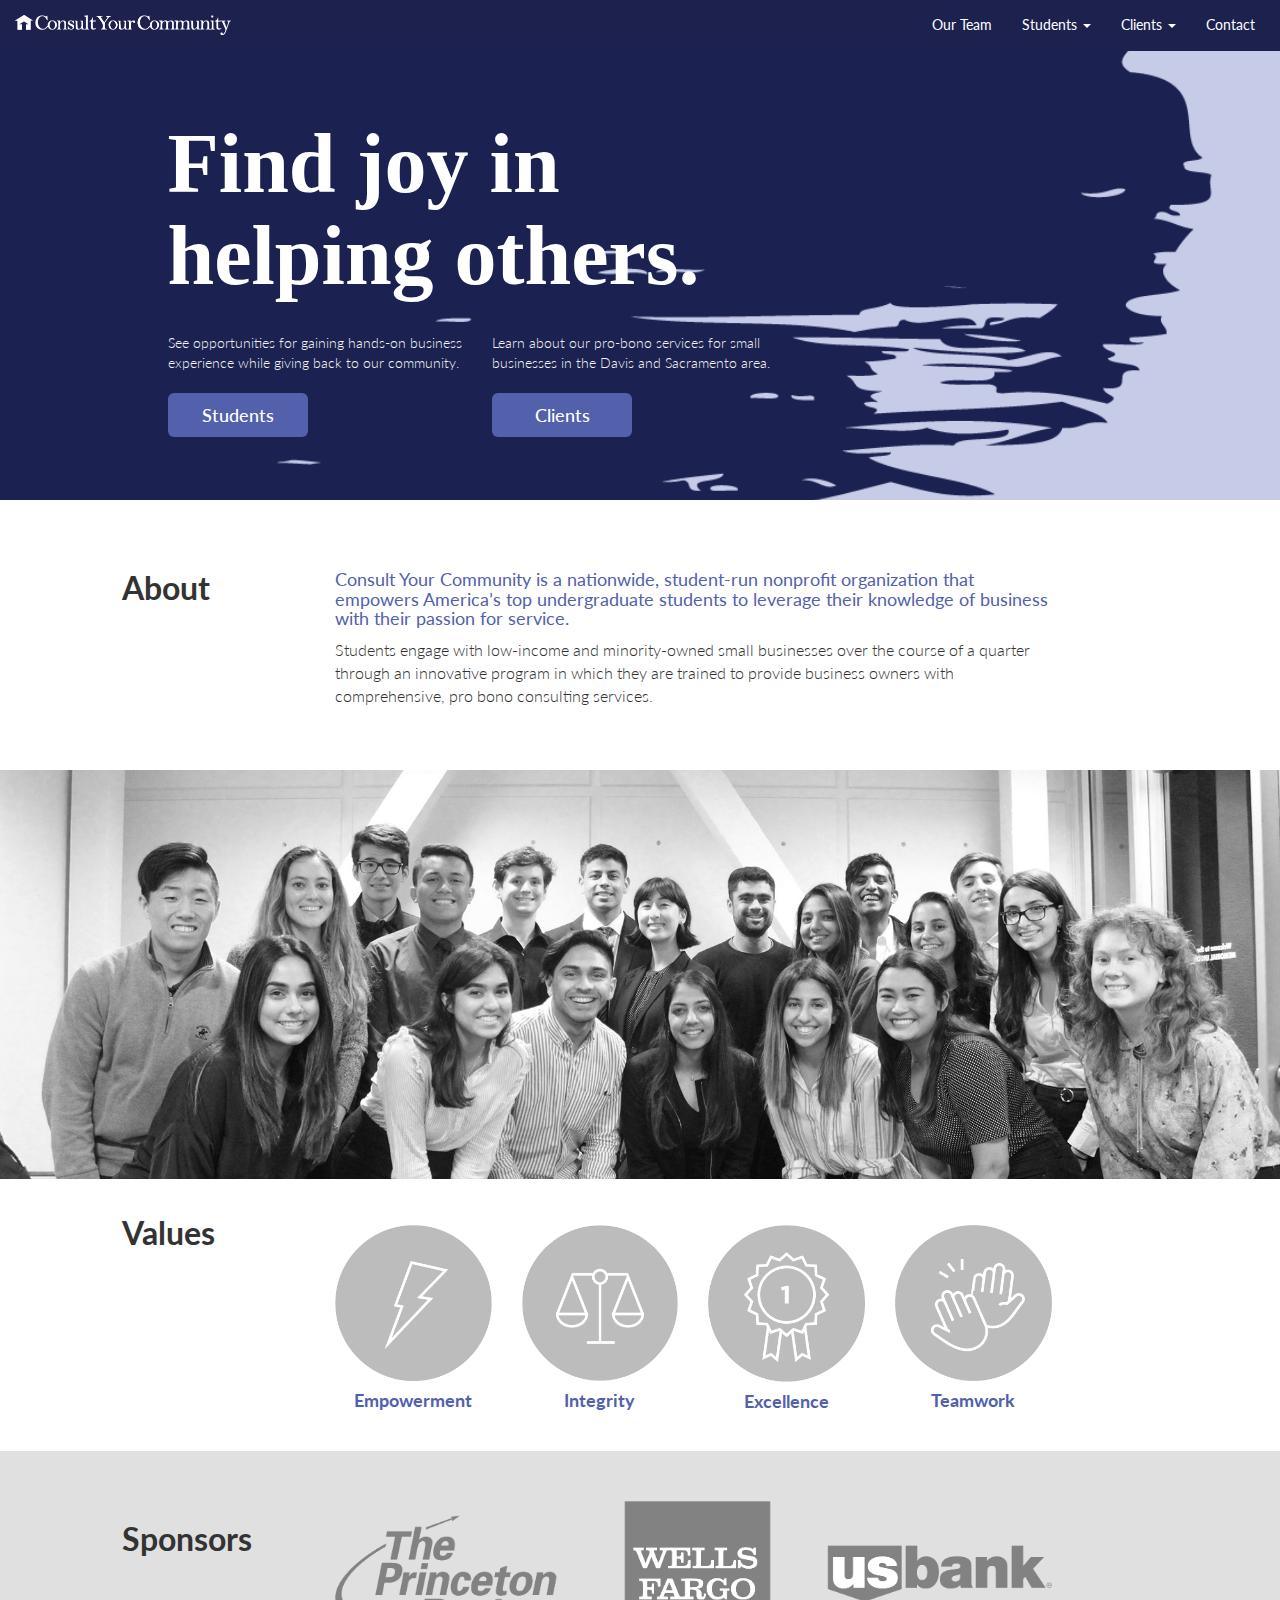
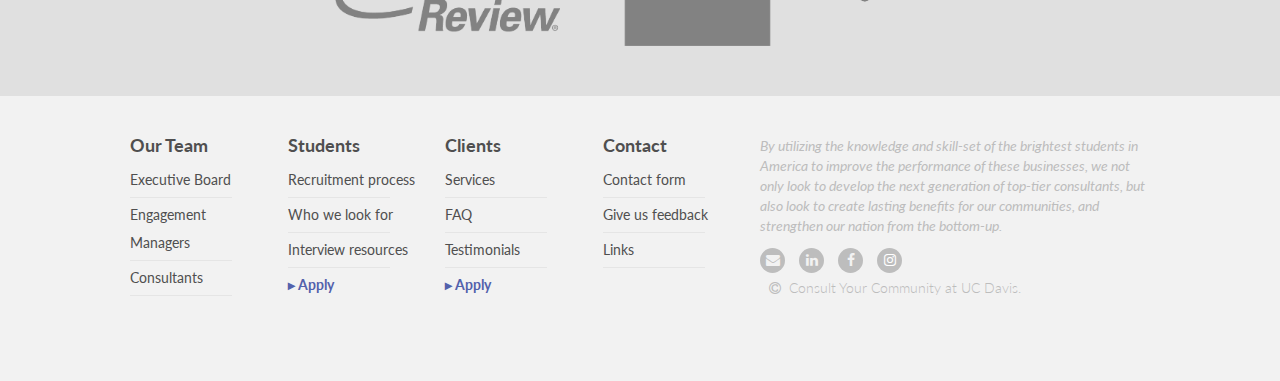
<file: index.html>
<!DOCTYPE html>
<html lang="en">

  <head>
    <meta charset="utf-8">
    <meta http-equiv="X-UA-Compatible" content="IE=edge">
    <meta name="viewport" content="width=device-width, initial-scale=1">
    <!-- The above 3 meta tags *must* come first in the head; any other head content must come *after* these tags -->

    <title>Consult Your Community - Davis</title>

    <!-- Bootstrap -->
    <link href="css/bootstrap.min.css" rel="stylesheet">
    <!-- Fonts -->
    <link href="https://fonts.googleapis.com/css?family=Lato:300,300i,400,400i,700,700i" rel="stylesheet">
    <!-- FontAwesome library -->
    <link rel="stylesheet" href="https://cdnjs.cloudflare.com/ajax/libs/font-awesome/4.7.0/css/font-awesome.min.css">
    <!-- Custom stylesheet -->
    <link href="css/style.css" rel="stylesheet">
    <link rel="shortcut icon" href="/favicon.ico" type="image/x-icon" />
<link rel="icon" href="/favicon.ico" type="image/x-icon" />
  </head>

  <body>
    <!--
      -
      - Navigation Bar
      -
      -->
    <nav class="navbar navbar-default navbar-custom navbar-fixed-top">
      <div class="container-fluid">
        <div class="navbar-header">
          <button type="button" class="navbar-toggle collapsed" data-toggle="collapse" data-target="#bs-example-navbar-collapse-1" aria-expanded="false">
        <span class="sr-only">Toggle navigation</span>
        <span class="icon-bar"></span>
        <span class="icon-bar"></span>
        <span class="icon-bar"></span>
      </button>
          <a class="navbar-brand" href="#">
            <img src="assets/CYC_Logo.gif" alt="Consult Your Community logo" class="img-responsive">
          </a>
        </div>
        <div class="collapse navbar-collapse" id="bs-example-navbar-collapse-1">
          <ul class="nav navbar-nav navbar-right">
            <li class="navli-custom"><a href="team/team.html">Our Team</a></li>
            <!-- Students Dropdown -->
            <li class="dropdown navli-custom">
              <a href="students/students.html" class="dropdown-toggle" data-toggle="dropdown" role="button" aria-haspopup="true" aria-expanded="false">Students <span class="caret"></span></a>
              <ul class="dropdown-menu">
                <li><a href="students/students.html">About</a></li>
                <li><a href="students/apply/students-apply.html">Consultant Application</a></li>
              </ul>
            </li>
        <!-- END dropdown -->
        <!-- Students Dropdown -->
        <li class="dropdown navli-custom">
          <a href="clients/clients.html" class="dropdown-toggle" data-toggle="dropdown" role="button" aria-haspopup="true" aria-expanded="false">Clients <span class="caret"></span></a>
          <ul class="dropdown-menu">
            <li><a href="clients/clients.html">About</a></li>
            <li><a href="clients/apply/clients-apply.html">Client Application</a></li>
          </ul>
        </li>
    <!-- END dropdown -->
            <li class="navli-custom"><a href="contact/contact.html">Contact</a></li>
          </ul>

        </div>
      </div>
    </nav>
    <!-- END Navigation Bar -->

    <!--
       -
       - Header
       -
      -->
    <div class="jumbotron">
      <div class="container">
        <div class="row">
          <div class="col-sm-10 col-sm-offset-1">
            <h1>Find joy in <br />helping others.</h1><br/>
            <div class="row">
              <div class="col-sm-4">
                <p>See opportunities for gaining hands-on business experience while giving back to our community.<br /><br />
                  <a class="btn btn-primary btn-lg" href="students/students.html" role="button">Students</a></p>
              </div>
              <div class="col-sm-4">
                <p>Learn about our pro-bono services for small businesses in the Davis and Sacramento area.<br /><br />
                  <a class="btn btn-outline btn-lg" href="clients/clients.html" role="button">Clients</a></p>
              </div>
            </div>
          </div>
        </div>
      </div>
    </div>

    <div class="container-fluid">


      <!--
         -
         - About
         -
        -->

      <div class="row" id="about">

        <!-- About side -->
        <div class="col-sm-2 col-sm-offset-1">
          <h1>About</h1>
        </div>

        <!-- About content -->
        <div class="col-sm-7">
          <h2>Consult Your Community is a nationwide, student-run nonprofit organization that empowers America’s top undergraduate students to leverage their knowledge of business with their passion for service. </h2>
          <p>
            Students engage with low-income and minority-owned small businesses over the course of a quarter through an innovative program in which they are trained to provide business owners with comprehensive, pro bono consulting services.
          </p>
        </div>
      </div>

      <!--
         -
         - Team Pic
         -
        -->
        <div class="whitespace"></div><div class="whitespace"></div>
        <div class="row">
            <img src="assets/headers/group-pic.jpg" class="img-responsive"/>
          </div>
          <div class="whitespace"></div>

      <!--
         -
         - Values
         -
        -->
      <div class="row">

        <!-- Values side -->
        <div class="col-sm-2 col-sm-offset-1">
          <h1>Values</h1>
        </div>

        <!-- Values content -->
        <div class="col-sm-7">
          <div class="row" id="values">
            <div class="col-sm-3">
              <img class="img-responsive" src="assets/values/empowerment.png" alt="Icon of a lightning bolt"/ >
              <h4>Empowerment<h4>
            </div>
            <div class="col-sm-3">
              <img class="img-responsive" src="assets/values/integrity.png" alt="Icon of a balanced scale"/ >
              <h4>Integrity</h4>
            </div>
            <div class="col-sm-3">
              <img class="img-responsive" src="assets/values/excellence.png" alt="Icon of a blue ribbon"/ >
              <h4>Excellence</h4>
            </div>
            <div class="col-sm-3">
              <img class="img-responsive" src="assets/values/teamwork.png" alt="Icon of two hands high fiving"/ >
              <h4>Teamwork</h4>
            </div>
          </div>
        </div>
      </div>

      <!--
         -
         - Sponsors
         -
        -->
      <div class="row last-row" id="sponsors">

        <!-- Sponsors side -->
        <div class="col-sm-2 col-sm-offset-1">
          <h1>Sponsors</h1>
        </div>

        <!-- Sponsors content -->
        <div class="col-sm-7">
          <img class="img-responsive" src="./assets/sponsors/sponsors.png" alt="Princeton Review, Wells Fargo, and US Bank"/>
        </div>
      </div>

    </div>


    <!-- Footer -->
    <footer>
      <div class="container-fluid">
        <div class="row">
          <div class="col-xs-12 col-sm-10 col-sm-offset-1 col-md-6">

            <!-- Site map -->
            <div class="row site-map">
              <div class="col-xs-6 col-sm-3">
                <h5>Our Team</h5>
                <ul>
                  <li><a href="team/team.html#exec">Executive Board</a></li>
                    <li class="divider"></li>
                  <li><a href="#engagement">Engagement Managers</a></li>
                  <li class="divider"></li>
                  <li><a href="#consultants">Consultants</a></li>
                  <li class="divider"></li>
                </ul>
              </div>
              <div class="col-xs-6 col-sm-3">
                <h5>Students</h5>
                <ul>
                  <li><a href="students/students.html#recruitment">Recruitment process</a></li>
                  <li class="divider"></li>
                  <li><a href="students/students.html#who">Who we look for</a></li>
                  <li class="divider"></li>
                  <li><a href="students/students.html#interview">Interview resources</a></li>
                  <li class="divider"></li>
                  <li><a href="students/apply/students-apply.html" class="cta-link">&#9656; Apply</a></li>
                </ul>
              </div>
              <div class="whitespace visible-xs-block col-xs-12">
              </div>
              <div class="col-xs-6 col-sm-3">
                <h5>Clients</h5>
                <ul>
                  <li><a href="clients/clients.html#services">Services</a></li>
                  <li class="divider"></li>
                  <li><a href="clients/clients.html#faq">FAQ</a></li>
                  <li class="divider"></li>
                  <li><a href="clients/clients.html#testimonials">Testimonials</a></li>
                  <li class="divider"></li>
                  <li><a href="clients/apply/clients-apply.html" class="cta-link">&#9656; Apply</a></li>
                </ul>
              </div>
              <div class="col-xs-6 col-sm-3">
                <h5>Contact</h5>
                <ul>
                  <li><a href="contact/contact.html#contact-form">Contact form</a></li>
                  <li class="divider"></li>
                  <li><a href="contact/contact.html#feedback">Give us feedback</a></li>
                  <li class="divider"></li>
                  <li><a href="contact/contact.html#links">Links</a></li>
                  <li class="divider"></li>
                </ul>
              </div>
            </div>
            <!-- end nested row -->
          </div>
          <!-- col-sm-6 offset 1 -->

          <div class="col-xs-12 col-sm-10 col-sm-offset-1 col-md-offset-0 col-md-4">
            <div class="whitespace visible-xs-block col-xs-12"></div>
            <!-- Mission statement -->
            <br class="visible-xs visible-sm"/>
            <p>By utilizing the knowledge and skill-set of the brightest students in America to improve the performance of these businesses, we not only look to develop the next generation of top-tier consultants, but also look to create lasting benefits
              for our communities, and strengthen our nation from the bottom-up.
            </p>

            <!-- Social media links -->
            <div class="hidden-xs">
              <ul class="nav-stacked-custom">
                <li><a href="mailto:davis@consultyourcommunity.org" class="fa fa-envelope"></a></li>
                <li><a href="https://www.linkedin.com/company/28784634/" class="fa fa-linkedin"></a></li>
                <li><a href="https://www.facebook.com/cycatucd/" class="fa fa-facebook"></a></li>
                <li><a href="https://www.instagram.com/cycdavis/" class="fa fa-instagram" style="color:white"></a></li>
                <li class="footer-copyright"><i class="fa fa-copyright fa-copyright-custom"></i>Consult Your Community at UC Davis.</li>
              </ul>
            </div>
            <!-- hidden-xs -->
            <div class="whitespace"></div>
            <!-- Social media links - mobile -->
            <div class="visible-xs-block col-xs-6 col-xs-offset-3 centered-footer">
              <ul class="nav-stacked-custom">
                <li><a href="mailto:davis@consultyourcommunity.org" class="fa fa-envelope"></a></li>
                <li><a href="https://www.linkedin.com/company/28784634/" class="fa fa-linkedin"></a></li>
                <li><a href="https://www.facebook.com/cycatucd/" class="fa fa-facebook"></a></li>
                <li><a href="https://www.instagram.com/cycdavis/" class="fa fa-instagram" style="color:white"></a></li>
              </ul>
            </div>
            <div class="whitespace"></div>
            <div class="whitespace"></div>
            <div class="visible-xs-block col-xs-10 col-xs-offset-1 centered-footer">
              <ul>
                <li class="footer-copyright"><i class="fa fa-copyright fa-copyright-custom"></i>Consult Your Community at UC Davis.</li>
              </ul>
            </div>
            <!-- END center-block visible-xs-block -->
          </div>
          <!-- col-sm-4 -->
        </div>
        <!-- row -->
      </div>
      <!-- container-fluid -->
    </footer>
    <!-- END Footer -->

    <!-- jQuery (necessary for Bootstrap's JavaScript plugins) -->
    <script src="https://ajax.googleapis.com/ajax/libs/jquery/1.12.4/jquery.min.js"></script>
    <!-- Include all compiled plugins (below), or include individual files as needed -->
    <script src="js/bootstrap.min.js"></script>
  </body>

</html>
</file>
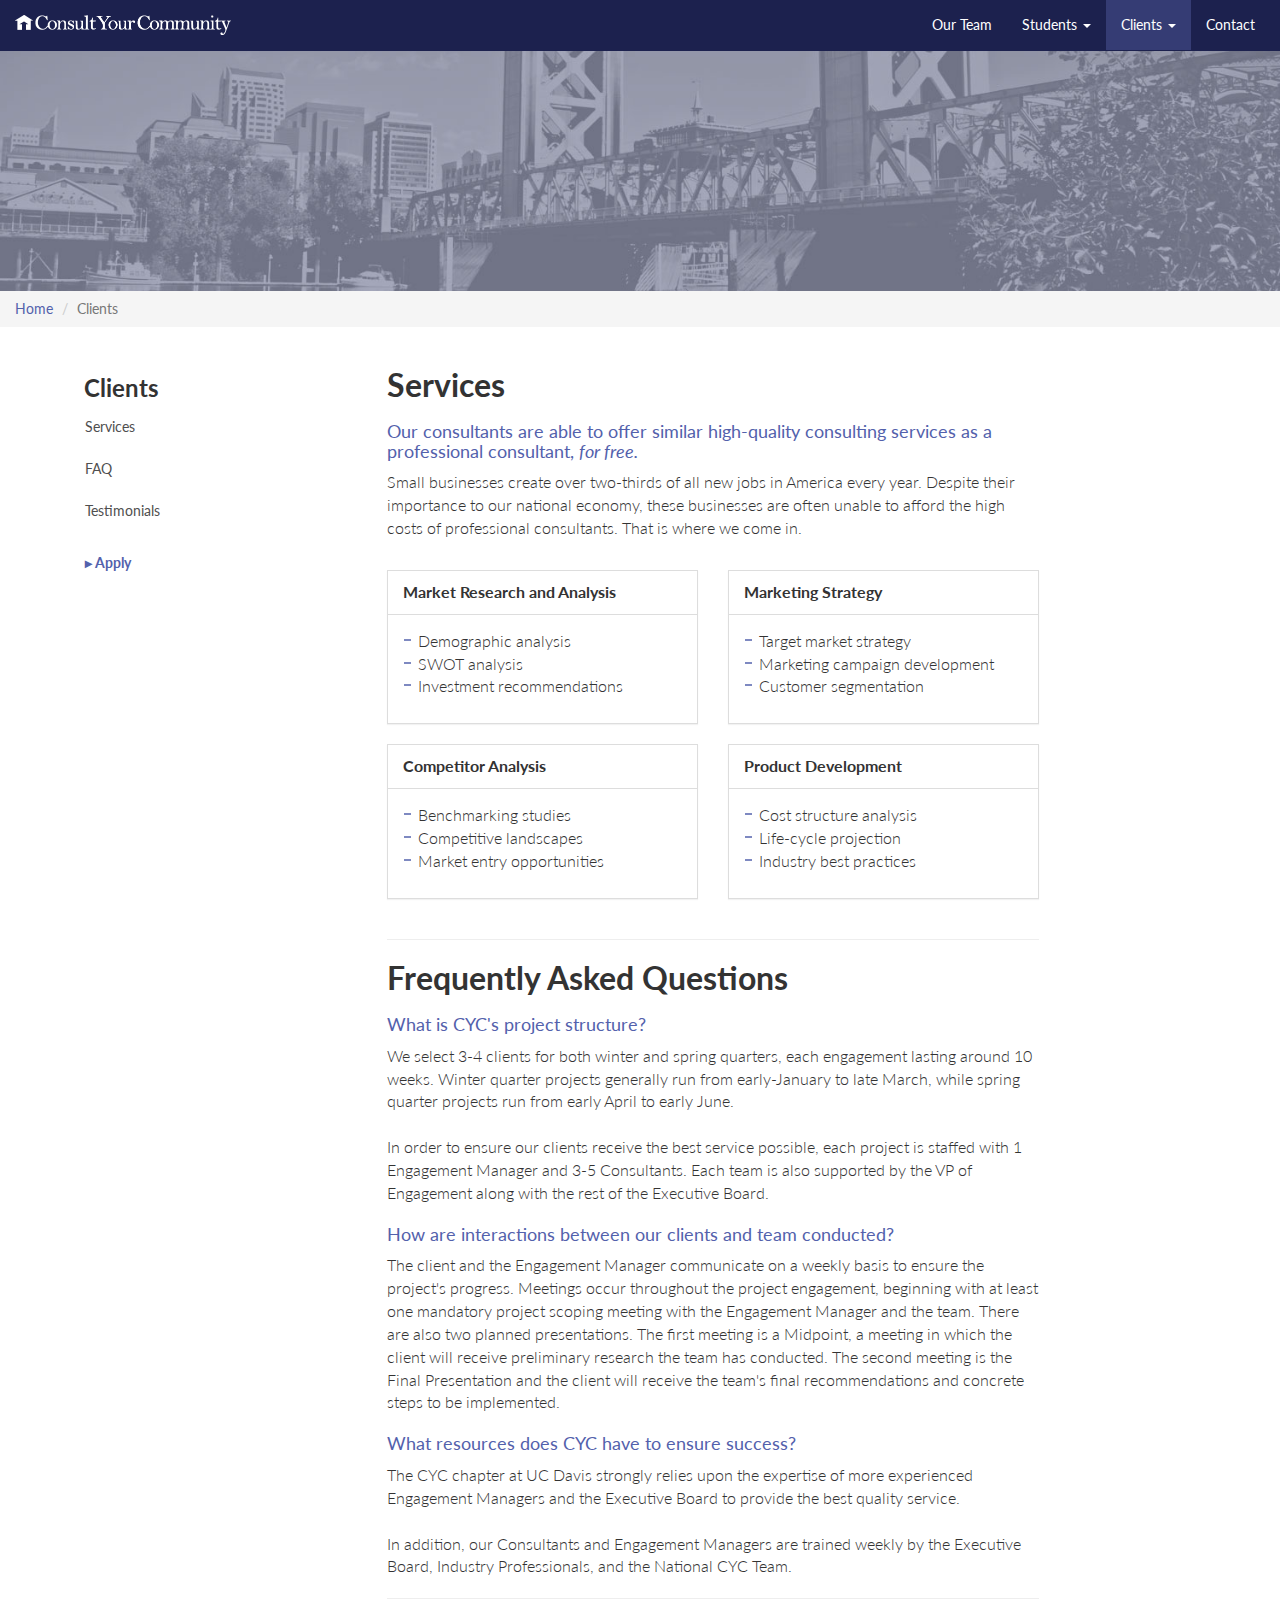
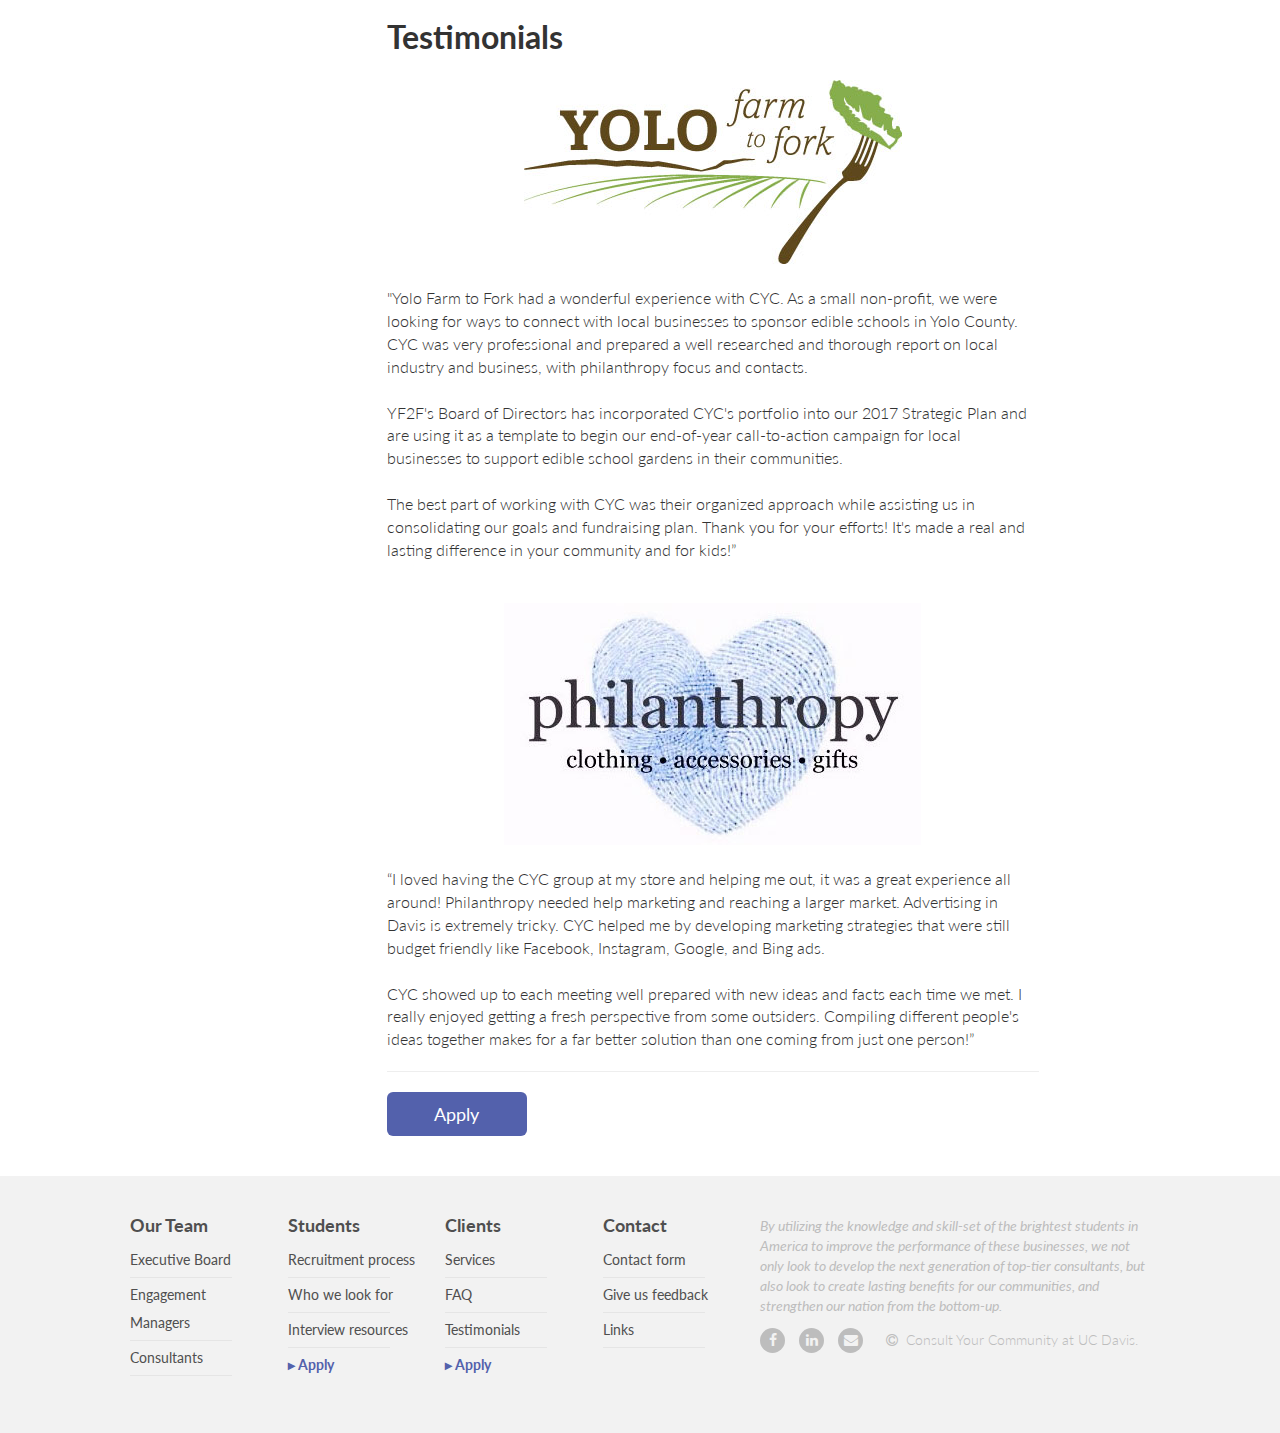
<file: clients/clients.html>
<!DOCTYPE html>
<html lang="en">

  <head>
    <meta charset="utf-8">
    <meta http-equiv="X-UA-Compatible" content="IE=edge">
    <meta name="viewport" content="width=device-width, initial-scale=1">
    <title>Consult Your Community - Davis</title>

    <!-- Bootstrap -->
    <link href="../css/bootstrap.min.css" rel="stylesheet">
    <link href="https://fonts.googleapis.com/css?family=Lato:300,300i,400,400i,700,700i" rel="stylesheet">
    <link rel="stylesheet" href="https://cdnjs.cloudflare.com/ajax/libs/font-awesome/4.7.0/css/font-awesome.min.css">
    <!-- custom stylesheet -->
    <link href="../css/style.css" rel="stylesheet">
  </head>

  <!--
-
-  Scrollable Content
-  includes sticky sidebar and main content
-  must have "position: relative"
-
-->

  <body data-spy="scroll" data-target="#sidebar">

    <!--
  -
  - Navigation Bar
  -
  -->
    <nav class="navbar navbar-default navbar-custom navbar-fixed-top">
      <div class="container-fluid">
        <div class="navbar-header">
          <button type="button" class="navbar-toggle collapsed" data-toggle="collapse" data-target="#bs-example-navbar-collapse-1" aria-expanded="false">
    <span class="sr-only">Toggle navigation</span>
    <span class="icon-bar"></span>
    <span class="icon-bar"></span>
    <span class="icon-bar"></span>
  </button>
          <a class="navbar-brand" href="../index.html">
        <img src="../assets/CYC_Logo.gif" alt="Consult Your Community logo" class="img-responsive">
      </a>
        </div>
        <div class="collapse navbar-collapse" id="bs-example-navbar-collapse-1">
          <ul class="nav navbar-nav navbar-right">
            <li class="navli-custom"><a href="../team/team.html">Our Team</a></li>
            <!-- Students Dropdown -->
            <li class="dropdown navli-custom">
              <a href="../students/students.html" class="dropdown-toggle" data-toggle="dropdown" role="button" aria-haspopup="true" aria-expanded="false">Students <span class="caret"></span></a>
              <ul class="dropdown-menu">
                <li><a href="../students/students.html">About</a></li>
                <li><a href="../students/apply/students-apply.html">Consultant Application</a></li>
              </ul>
            </li>
        <!-- END dropdown -->
        <!-- Clients Dropdown -->
        <li class="dropdown navli-custom active">
          <a href="#" class="dropdown-toggle" data-toggle="dropdown" role="button" aria-haspopup="true" aria-expanded="false">Clients <span class="caret"></span></a>
          <ul class="dropdown-menu">
            <li><a href="#">About</a></li>
            <li><a href="apply/clients-apply.html">Client Application</a></li>
          </ul>
        </li>
    <!-- END dropdown -->
            <li class="navli-custom"><a href="../contact/contact.html">Contact</a></li>
          </ul>
        </div>
      </div>
    </nav>
    <!-- END Navigation Bar -->

    <!--
  -
  -  Page Header
  -
  -->

    <div class="container-fluid">
      <div class="row">
        <header>
          <img class="hidden-xs" src="../assets/headers/header_clients.jpg" alt="Tower Bridge in Sacramento" />
          <ol class="breadcrumb">
            <li><a href="../index.html">Home</a></li>
            <li class="active">Clients</li>
          </ol>
        </header>
      </div>
    </div>
    <!-- END page header -->

    <main>
      <div class="container">
        <div class="row">
          <!--
        -
        -  Sticky Sidebar
        -  col-sm-3
        -
        -->
          <nav class="col-sm-3 hidden-xs" id="sidebar">
            <ul class="nav nav-pills nav-stacked" data-spy="affix" data-offset-top="224" data-offset-bottom="320">
              <li class="sidebar-title">Clients</li>
              <li><a href="#services">Services</a></li>
              <li><a href="#faq">FAQ</a></li>
              <li><a href="#testimonials">Testimonials</a></li>
              <li class="sidebar-cta"><a href="apply/clients-apply.html">&#9656; Apply</a></li>
            </ul>
          </nav>
          <!-- END Sticky Sidebar -->

          <!--
        -
        -  Main Content
        -  col-sm-7
        -
        -->

          <div class="col-sm-7">

            <!--
          -
          -  Section 1 - Services
          -
          -->
            <div id="services">
              <h1>Services</h1>
              <h2>Our consultants are able to offer similar high-quality consulting services as a professional consultant, <span class="italics">for free.</span></h2>
              <p>
                Small businesses create over two-thirds of all new jobs in America every year. Despite their importance to our national economy, these businesses are often unable to afford the high costs of professional consultants. That is where we come in.
              </p><br />

              <div class="row">

                <!-- Panel # 1 -->
                <div class="col-sm-6">
                  <div class="panel panel-default panel-client">
                    <div class="panel-heading">
                      Market Research and Analysis
                    </div>
                    <div class="panel-body">
                      <ul>
                        <li>Demographic analysis</li>
                        <li>SWOT analysis</li>
                        <li>Investment recommendations</li>
                      </ul>
                    </div>
                  </div>
                </div>



                <!-- Panel # 2 -->
                <div class="col-sm-6">
                  <div class="panel panel-default panel-client">
                    <div class="panel-heading">
                      Marketing Strategy </div>
                    <div class="panel-body">
                      <ul>
                        <li>Target market strategy</li>
                        <li>Marketing campaign development</li>
                        <li>Customer segmentation</li>
                      </ul>
                    </div>
                  </div>
                </div>

                <!-- Panel # 3 -->
                <div class="col-sm-6">
                  <div class="panel panel-default panel-client">
                    <div class="panel-heading">
                      Competitor Analysis </div>
                    <div class="panel-body">
                      <ul>
                        <li>Benchmarking studies</li>
                        <li>Competitive landscapes</li>
                        <li>Market entry opportunities</li>
                      </ul>
                    </div>
                  </div>
                </div>

                <!-- Panel # 4 -->
                <div class="col-sm-6">
                  <div class="panel panel-default panel-client">
                    <div class="panel-heading">
                      Product Development
                    </div>
                    <div class="panel-body">
                      <ul>
                        <li>Cost structure analysis</li>
                        <li> Life-cycle projection</li>
                        <li>Industry best practices</li>
                      </ul>
                    </div>
                  </div>
                </div>
              </div>
            </div>
            <hr />

            <!-- END Section 1 - Services -->

            <!--
          -
          -  Section 2 - FAQ
          -
          -->
            <div id="faq">
              <h1>Frequently Asked Questions</h1>
              <h2>What is CYC's project structure?</h2>

              <p>
                We select 3-4 clients for both winter and spring quarters, each engagement lasting around 10 weeks. Winter quarter projects generally run from early-January to late March, while spring quarter projects run from early
                April to early June.
                <br /><br /> In order to ensure our clients receive the best service possible, each project is staffed with 1 Engagement Manager and 3-5 Consultants. Each team is also supported by the VP of Engagement along with the rest of the Executive Board.
              </p>

              <h2>How are interactions between our clients and team conducted?</h2>

              <p>
                The client and the Engagement Manager communicate on a weekly basis to ensure the project's progress. Meetings occur throughout the project engagement, beginning with at least one mandatory project scoping meeting with the Engagement Manager and the team.
                There are also two planned presentations. The first meeting is a Midpoint, a meeting in which the client will receive preliminary research the team has conducted. The second meeting is the Final Presentation and the client will receive the team's final recommendations
                and concrete steps to be implemented.
              </p>

              <h2>What resources does CYC have to ensure success?</h2>

              <p>
                The CYC chapter at UC Davis strongly relies upon the expertise of more experienced Engagement Managers and the Executive Board to provide the best quality service.
                <br /><br /> In addition, our Consultants and Engagement Managers are trained weekly by the Executive Board, Industry Professionals, and the National CYC Team.</p>
            </div>
            <hr />
            <!-- END Section 2 - FAQ -->

            <!--
          -
          -  Section 3 - Testimonials
          -
          -->
            <div id="testimonials">
              <h1>Testimonials</h1>
              <div class="whitespace">
              </div>
              <img src="../assets/testimonials/yolo_farm_to_fork.jpg" alt="Yolo Farm to Fork logo" class="img-testimonial img-responsive" />
              <p><br /> "Yolo Farm to Fork had a wonderful experience with CYC. As a small non-profit, we were looking for ways to connect with local businesses to sponsor edible schools in Yolo County. CYC was very professional and prepared a well researched
                and thorough report on local industry and business, with philanthropy focus and contacts.
                <br /><br /> YF2F's Board of Directors has incorporated CYC's portfolio into our 2017 Strategic Plan and are using it as a template to begin our end-of-year call-to-action campaign for local businesses to support edible school gardens
                in their communities.
                <br /><br /> The best part of working with CYC was their organized approach while assisting us in consolidating our goals and fundraising plan. Thank you for your efforts! It's made a real and lasting difference in your community and for
                kids!”
              </p>
              <div class="whitespace">
              </div>
              <div class="whitespace">
              </div>
              <img src="../assets/testimonials/philanthropy.jpg" alt="Philanthrophy logo" class="img-testimonial img-responsive" />
              <p><br /> “I loved having the CYC group at my store and helping me out, it was a great experience all around! Philanthropy needed help marketing and reaching a larger market. Advertising in Davis is extremely tricky. CYC helped me by developing
                marketing strategies that were still budget friendly like Facebook, Instagram, Google, and Bing ads.
                <br /><br /> CYC showed up to each meeting well prepared with new ideas and facts each time we met. I really enjoyed getting a fresh perspective from some outsiders. Compiling different people's ideas together makes for a far better solution
                than one coming from just one person!”
              </p>
            </div>
            <hr />
            <!-- END Section 3 - Testimonials -->

            <!--
          -
          -  Section 4 - Apply
          -
          -->
            <div class="last-row">
              <div>
                <a role="button" class="btn btn-lg" href="apply/clients-apply.html">Apply</a>
              </div>
            </div>
            <!-- END Section 4 Apply -->

          </div>
          <!-- END Main Content-->
        </div>
      </div>
    </main>
    <!-- END Scrollable Content -->

    <!--
    -
    -  Footer
    -
    -->

    <footer>
      <div class="container-fluid">
        <div class="row">
          <div class="col-xs-12 col-sm-10 col-sm-offset-1 col-md-6">

            <!-- Site map -->
            <div class="row site-map">
              <div class="col-xs-6 col-sm-3">
                <h5>Our Team</h5>
                <ul>
                  <li><a href="../team/team.html#exec">Executive Board</a></li>
                    <li class="divider"></li>
                  <li><a href="#engagement">Engagement Managers</a></li>
                  <li class="divider"></li>
                  <li><a href="#consultants">Consultants</a></li>
                  <li class="divider"></li>
                </ul>
              </div>
              <div class="col-xs-6 col-sm-3">
                <h5>Students</h5>
                <ul>
                  <li><a href="../students/students.html#recruitment">Recruitment process</a></li>
                  <li class="divider"></li>
                  <li><a href="../students/students.html#who">Who we look for</a></li>
                  <li class="divider"></li>
                  <li><a href="../students/students.html#interview">Interview resources</a></li>
                  <li class="divider"></li>
                  <li><a href="../students/apply/students-apply.html" class="cta-link">&#9656; Apply</a></li>
                </ul>
              </div>
              <div class="whitespace visible-xs-block col-xs-12">
              </div>
              <div class="col-xs-6 col-sm-3">
                <h5>Clients</h5>
                <ul>
                  <li><a href="#services">Services</a></li>
                  <li class="divider"></li>
                  <li><a href="#faq">FAQ</a></li>
                  <li class="divider"></li>
                  <li><a href="#testimonials">Testimonials</a></li>
                  <li class="divider"></li>
                  <li><a href="apply/clients-apply.html" class="cta-link">&#9656; Apply</a></li>
                </ul>
              </div>
              <div class="col-xs-6 col-sm-3">
                <h5>Contact</h5>
                <ul>
                  <li><a href="../contact/contact.html#contact-form">Contact form</a></li>
                  <li class="divider"></li>
                  <li><a href="../contact/contact.html#feedback">Give us feedback</a></li>
                  <li class="divider"></li>
                  <li><a href="../contact/contact.html#links">Links</a></li>
                  <li class="divider"></li>
                </ul>
              </div>
            </div>
            <!-- end nested row -->
          </div>
          <!-- col-sm-6 offset 1 -->

          <div class="col-xs-12 col-sm-10 col-sm-offset-1 col-md-offset-0 col-md-4">
            <div class="whitespace visible-xs-block col-xs-12"></div>
            <!-- Mission statement -->
            <br class="visible-xs visible-sm"/>
            <p>By utilizing the knowledge and skill-set of the brightest students in America to improve the performance of these businesses, we not only look to develop the next generation of top-tier consultants, but also look to create lasting benefits
              for our communities, and strengthen our nation from the bottom-up.
            </p>

            <!-- Social media links -->
            <div class="hidden-xs">
              <ul class="nav-stacked-custom">
                <li><a href="https://www.facebook.com/cycucd/" class="fa fa-facebook"></a></li>
                <li><a href="https://www.linkedin.com/company/28784634/" class="fa fa-linkedin"></a></li>
                <li><a href="mailto:davis@consultyourcommunity.org" class="fa fa-envelope"></a></li>
                <li class="footer-copyright"><i class="fa fa-copyright fa-copyright-custom"></i>Consult Your Community at UC Davis.</li>
              </ul>
            </div>
            <!-- hidden-xs -->
            <div class="whitespace"></div>
            <!-- Social media links - mobile -->
            <div class="visible-xs-block col-xs-6 col-xs-offset-3 centered-footer">
              <ul class="nav-stacked-custom">
                <li><a href="https://www.facebook.com/cycucd/" class="fa fa-facebook"></a></li>
                <li><a href="https://www.linkedin.com/company/28784634/" class="fa fa-linkedin"></a></li>
                <li><a href="mailto:davis@consultyourcommunity.org" class="fa fa-envelope"></a></li>
              </ul>
            </div>
            <div class="whitespace"></div>
            <div class="whitespace"></div>
            <div class="visible-xs-block col-xs-10 col-xs-offset-1 centered-footer">
              <ul>
                <li class="footer-copyright"><i class="fa fa-copyright fa-copyright-custom"></i>Consult Your Community at UC Davis.</li>
              </ul>
            </div>
            <!-- END center-block visible-xs-block -->
          </div>
          <!-- col-sm-4 -->
        </div>
        <!-- row -->
      </div>
      <!-- container-fluid -->
    </footer>
    <!-- END Footer -->

    <!-- jQuery (necessary for Bootstrap's JavaScript plugins) -->
    <script src="https://ajax.googleapis.com/ajax/libs/jquery/1.12.4/jquery.min.js"></script>
    <!-- Include all compiled plugins (below), or include individual files as needed -->
    <script src="../js/bootstrap.min.js"></script>
  </body>

</html>
</file>
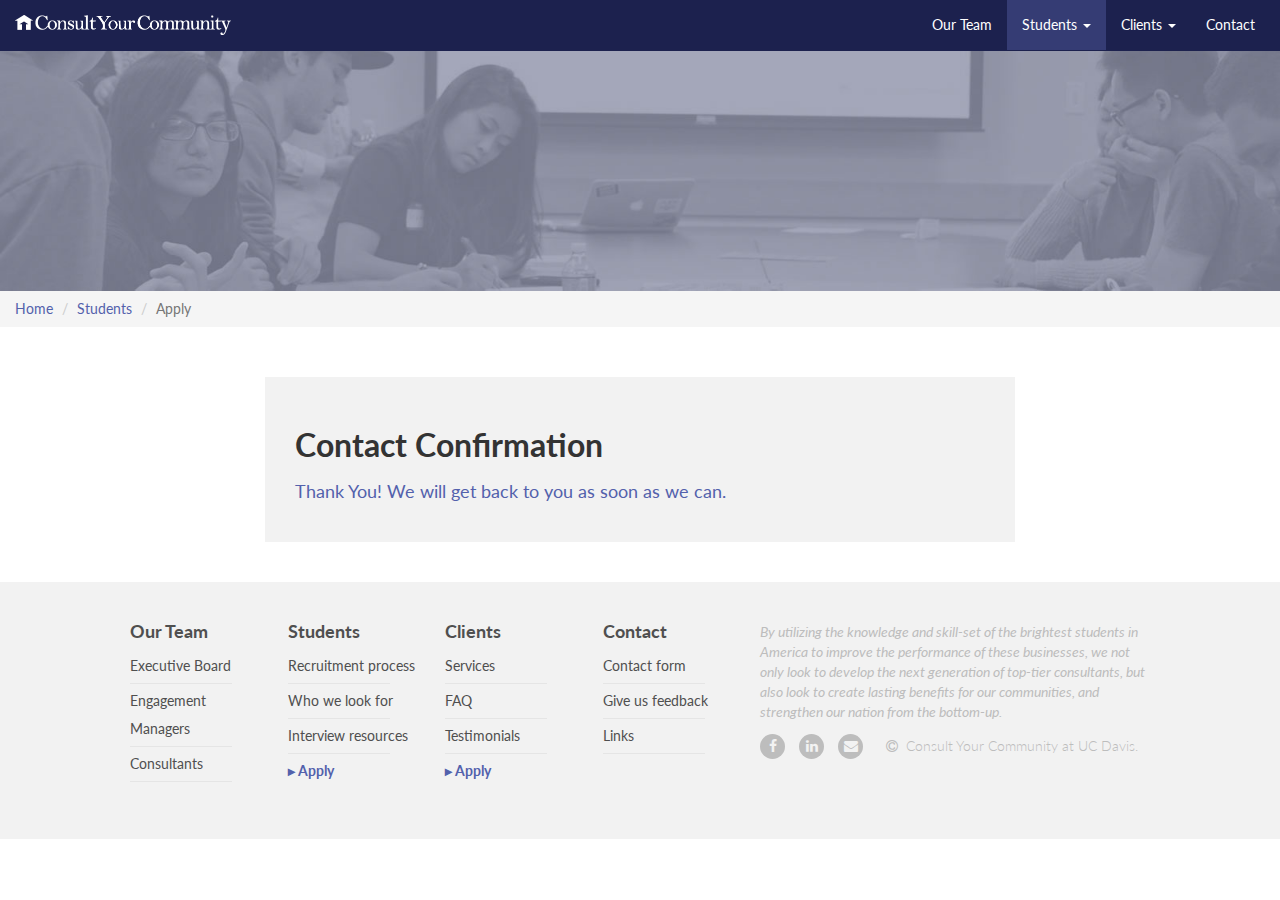
<file: contact/confirmation.html>
<!DOCTYPE html>
<html lang="en">

  <head>
    <meta charset="utf-8">
    <meta http-equiv="X-UA-Compatible" content="IE=edge">
    <meta name="viewport" content="width=device-width, initial-scale=1">
    <title>Consult Your Community - Davis</title>

    <!-- Bootstrap -->
    <link href="../../css/bootstrap.min.css" rel="stylesheet">
    <link href="https://fonts.googleapis.com/css?family=Lato:300,300i,400,400i,700,700i" rel="stylesheet">
    <link rel="stylesheet" href="https://cdnjs.cloudflare.com/ajax/libs/font-awesome/4.7.0/css/font-awesome.min.css">

    <!-- custom stylesheet -->
    <link href="../../css/style.css" rel="stylesheet">

  </head>

  <body>

    <!--
    -
    - Navigation Bar
    -
    -->
    <nav class="navbar navbar-default navbar-custom navbar-fixed-top">
      <div class="container-fluid">
        <div class="navbar-header">
          <button type="button" class="navbar-toggle collapsed" data-toggle="collapse" data-target="#bs-example-navbar-collapse-1" aria-expanded="false">
      <span class="sr-only">Toggle navigation</span>
      <span class="icon-bar"></span>
      <span class="icon-bar"></span>
      <span class="icon-bar"></span>
    </button>
          <a class="navbar-brand" href="../../index.html">
          <img src="../../assets/CYC_Logo.gif" alt="Consult Your Community logo" class="img-responsive">
        </a>
        </div>
        <div class="collapse navbar-collapse" id="bs-example-navbar-collapse-1">
          <ul class="nav navbar-nav navbar-right">
            <li class="navli-custom"><a href="../../team/team.html">Our Team</a></li>
            <!-- Students Dropdown -->
            <li class="dropdown navli-custom active">
              <a href="../students.html" class="dropdown-toggle" data-toggle="dropdown" role="button" aria-haspopup="true" aria-expanded="false">Students <span class="caret"></span></a>
              <ul class="dropdown-menu">
                <li><a href="../students/students.html">About</a></li>
                <li><a href="#">Consultant Application</a></li>
              </ul>
            </li>
        <!-- END dropdown -->
        <!-- Clients Dropdown -->
        <li class="dropdown navli-custom">
          <a href="../../clients/clients.html" class="dropdown-toggle" data-toggle="dropdown" role="button" aria-haspopup="true" aria-expanded="false">Clients <span class="caret"></span></a>
          <ul class="dropdown-menu">
            <li><a href="../../clients/clients.html">About</a></li>
            <li><a href="../../clients/apply/clients-apply.html">Client Application</a></li>
          </ul>
        </li>
    <!-- END dropdown -->
            <li class="navli-custom"><a href="../../contact/contact.html">Contact</a></li>
          </ul>
        </div>
      </div>
    </nav>
    <!-- END Navigation Bar -->

    <!--
  -
  -  Page Header
  -
  -->

    <div class="container-fluid">
      <div class="row">
        <header>
          <img class="hidden-xs" src="../../assets/headers/header_students.jpg" alt="Students gathered around a table talking, female student is writing on a piece of paper." />
          <ol class="breadcrumb">
            <li>
              <a href="../../index.html">Home</a>
            </li>
            <li><a href="../students.html">Students</a></li>
            <li class="active">Apply</li>
          </ol>
        </header>
      </div>
    </div>
    <!-- END page header -->

    <main>
      <div class="container">
        <div class="row last-row">
          <div class="col-md-8 col-md-offset-2">
            <form class="application" method="POST" action="http://formspree.io/davis@consultyourcommunity.org">
              <h1>Contact Confirmation</h1>
              <h2>Thank You! We will get back to you as soon as we can.</h2>
                <!-- UPDATE FORM DATE HERE -->

          </div>
        </div>
      </div>
    </main>

    <!--
    -
    -  Footer
    -
    -->

    <footer>
      <div class="container-fluid">
        <div class="row">
          <div class="col-xs-12 col-sm-10 col-sm-offset-1 col-md-6">

            <!-- Site map -->
            <div class="row site-map">
              <div class="col-xs-6 col-sm-3">
                <h5>Our Team</h5>
                <ul>
                  <li><a href="../../team/team.html#exec">Executive Board</a></li>
                    <li class="divider"></li>
                  <li><a href="#engagement">Engagement Managers</a></li>
                  <li class="divider"></li>
                  <li><a href="#consultants">Consultants</a></li>
                  <li class="divider"></li>
                </ul>
              </div>
              <div class="col-xs-6 col-sm-3">
                <h5>Students</h5>
                <ul>
                  <li><a href="../students.html#recruitment">Recruitment process</a></li>
                  <li class="divider"></li>
                  <li><a href="../students.html#who">Who we look for</a></li>
                  <li class="divider"></li>
                  <li><a href="../students.html#interview">Interview resources</a></li>
                  <li class="divider"></li>
                  <li><a href="#" class="cta-link">&#9656; Apply</a></li>
                </ul>
              </div>
              <div class="whitespace visible-xs-block col-xs-12">
              </div>
              <div class="col-xs-6 col-sm-3">
                <h5>Clients</h5>
                <ul>
                  <li><a href="../../clients/clients.html#services">Services</a></li>
                  <li class="divider"></li>
                  <li><a href="../../clients/clients.html#faq">FAQ</a></li>
                  <li class="divider"></li>
                  <li><a href="../../clients/clients.html#testimonials">Testimonials</a></li>
                  <li class="divider"></li>
                  <li><a href="../../clients/apply/clients-apply.html" class="cta-link">&#9656; Apply</a></li>
                </ul>
              </div>
              <div class="col-xs-6 col-sm-3">
                <h5>Contact</h5>
                <ul>
                  <li><a href="../../contact/contact.html#contact-form">Contact form</a></li>
                  <li class="divider"></li>
                  <li><a href="../../contact/contact.html#feedback">Give us feedback</a></li>
                  <li class="divider"></li>
                  <li><a href="../../contact/contact.html#links">Links</a></li>
                  <li class="divider"></li>
                </ul>
              </div>
            </div>
            <!-- end nested row -->
          </div>
          <!-- col-sm-6 offset 1 -->

          <div class="col-xs-12 col-sm-10 col-sm-offset-1 col-md-offset-0 col-md-4">
            <div class="whitespace visible-xs-block col-xs-12"></div>
            <!-- Mission statement -->
            <br class="visible-xs visible-sm"/>
            <p>By utilizing the knowledge and skill-set of the brightest students in America to improve the performance of these businesses, we not only look to develop the next generation of top-tier consultants, but also look to create lasting benefits
              for our communities, and strengthen our nation from the bottom-up.
            </p>

            <!-- Social media links -->
            <div class="hidden-xs">
              <ul class="nav-stacked-custom">
                <li><a href="https://www.facebook.com/cycucd/" class="fa fa-facebook"></a></li>
                <li><a href="https://www.linkedin.com/company/28784634/" class="fa fa-linkedin"></a></li>
                <li><a href="mailto:davis@consultyourcommunity.org" class="fa fa-envelope"></a></li>
                <li class="footer-copyright"><i class="fa fa-copyright fa-copyright-custom"></i>Consult Your Community at UC Davis.</li>
              </ul>
            </div>
            <!-- hidden-xs -->
            <div class="whitespace"></div>
            <!-- Social media links - mobile -->
            <div class="visible-xs-block col-xs-6 col-xs-offset-3 centered-footer">
              <ul class="nav-stacked-custom">
                <li><a href="https://www.facebook.com/cycucd/" class="fa fa-facebook"></a></li>
                <li><a href="https://www.linkedin.com/company/28784634/" class="fa fa-linkedin"></a></li>
                <li><a href="mailto:davis@consultyourcommunity.org" class="fa fa-envelope"></a></li>
              </ul>
            </div>
            <div class="whitespace"></div>
            <div class="whitespace"></div>
            <div class="visible-xs-block col-xs-10 col-xs-offset-1 centered-footer">
              <ul>
                <li class="footer-copyright"><i class="fa fa-copyright fa-copyright-custom"></i>Consult Your Community at UC Davis.</li>
              </ul>
            </div>
            <!-- END center-block visible-xs-block -->
          </div>
          <!-- col-sm-4 -->
        </div>
        <!-- row -->
      </div>
      <!-- container-fluid -->
    </footer>
    <!-- END Footer -->

    <!-- jQuery (necessary for Bootstrap's JavaScript plugins) -->
    <script src="https://ajax.googleapis.com/ajax/libs/jquery/1.12.4/jquery.min.js"></script>
    <!-- Include all compiled plugins (below), or include individual files as needed -->
    <script src="../../js/bootstrap.min.js"></script>
  </body>

</html>
</file>
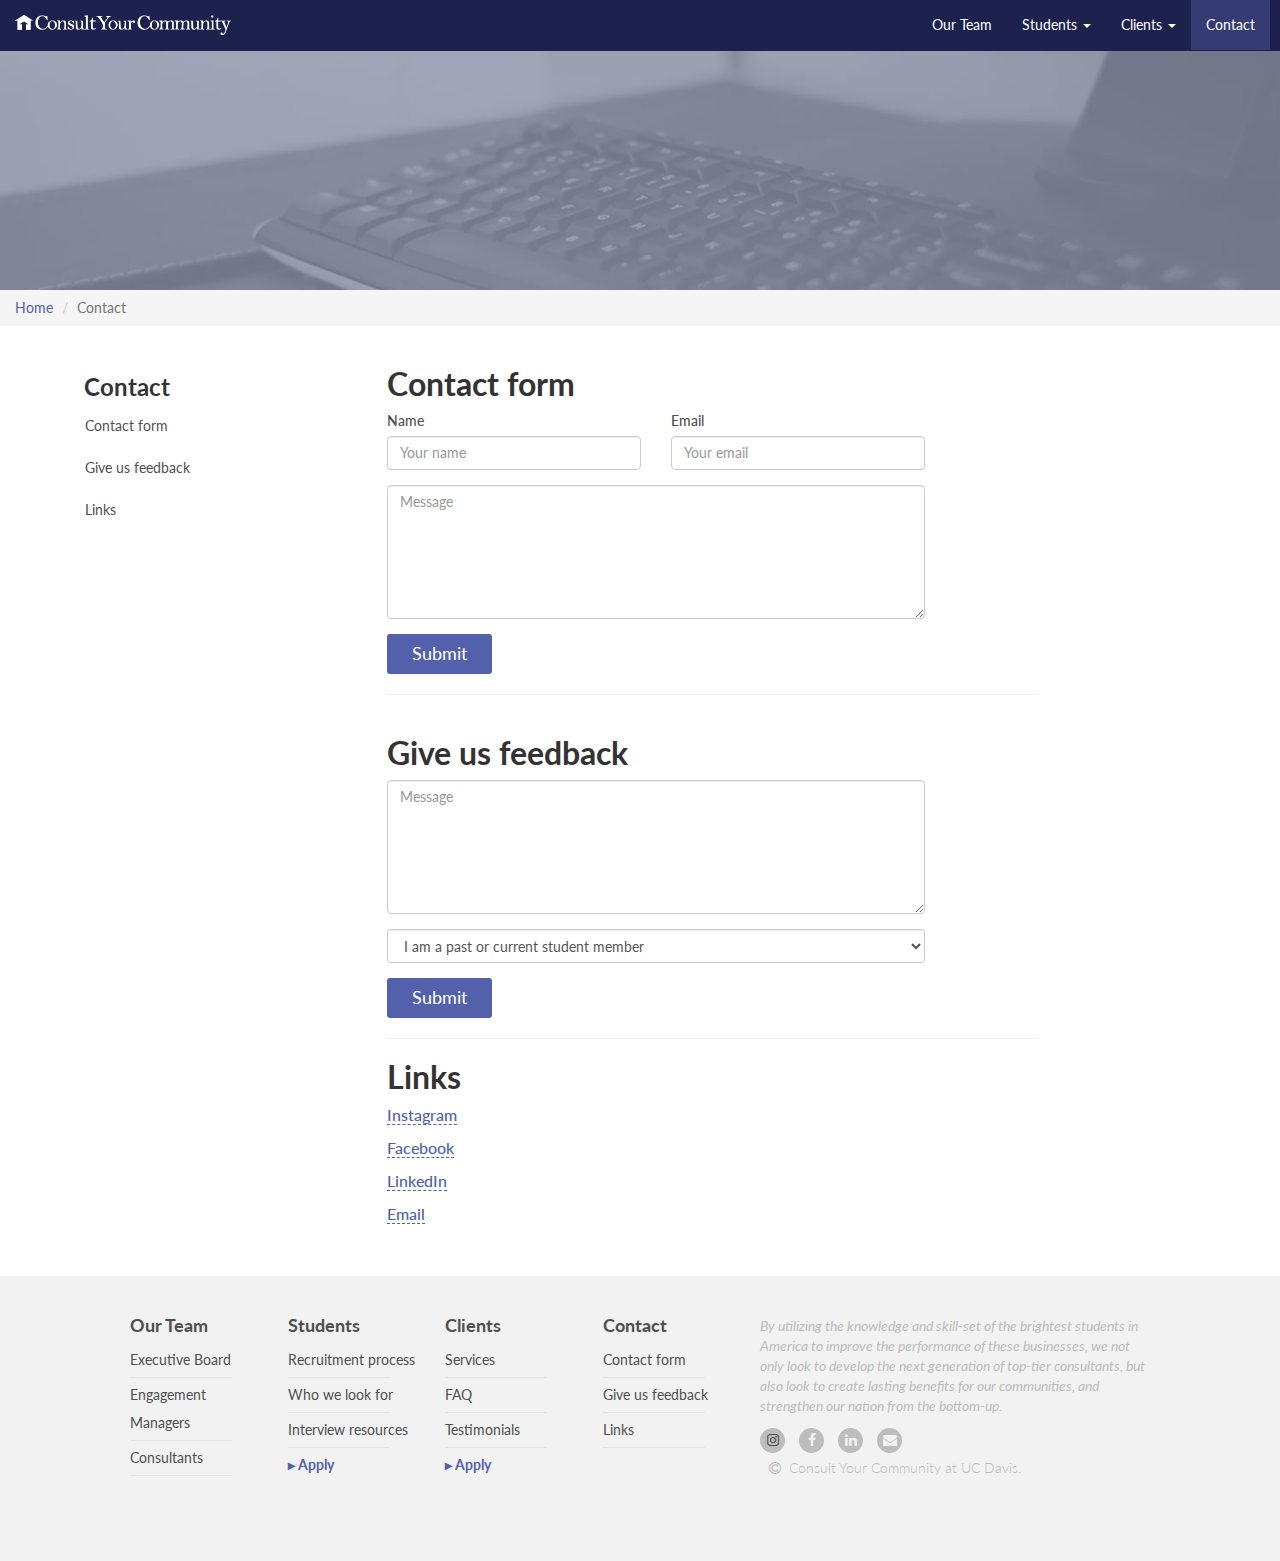
<file: contact/contact.html>
<!DOCTYPE html>
<html lang="en">

  <head>
    <meta charset="utf-8">
    <meta http-equiv="X-UA-Compatible" content="IE=edge">
    <meta name="viewport" content="width=device-width, initial-scale=1">
    <meta name="referrer" content="origin">
    <title>Consult Your Community - Davis</title>

    <!-- Bootstrap -->
    <link href="../css/bootstrap.min.css" rel="stylesheet">
    <link href="https://fonts.googleapis.com/css?family=Lato:300,300i,400,400i,700,700i" rel="stylesheet">
    <link rel="stylesheet" href="https://cdnjs.cloudflare.com/ajax/libs/font-awesome/4.7.0/css/font-awesome.min.css">

    <!-- custom stylesheet -->
    <link href="../css/style.css" rel="stylesheet">
  </head>

  <!--
-
-  Scrollable Content
-  includes sticky sidebar and main content
-  must have "position: relative"
-
-->

  <body data-spy="scroll" data-target="#sidebar">
    <!--
    -
    - Navigation Bar
    -
    -->
    <nav class="navbar navbar-default navbar-custom navbar-fixed-top">
      <div class="container-fluid">
        <div class="navbar-header">
          <button type="button" class="navbar-toggle collapsed" data-toggle="collapse" data-target="#bs-example-navbar-collapse-1" aria-expanded="false">
      <span class="sr-only">Toggle navigation</span>
      <span class="icon-bar"></span>
      <span class="icon-bar"></span>
      <span class="icon-bar"></span>
    </button>
          <a class="navbar-brand" href="../index.html">
          <img src="../assets/CYC_Logo.gif" alt="Consult Your Community logo" class="img-responsive">
        </a>
        </div>
        <div class="collapse navbar-collapse" id="bs-example-navbar-collapse-1">
          <ul class="nav navbar-nav navbar-right">
            <li class="navli-custom"><a href="../team/team.html">Our Team</a></li>
            <!-- Students Dropdown -->
            <li class="dropdown navli-custom">
              <a href="students/students.html" class="dropdown-toggle" data-toggle="dropdown" role="button" aria-haspopup="true" aria-expanded="false">Students <span class="caret"></span></a>
              <ul class="dropdown-menu">
                <li><a href="../students/students.html">About</a></li>
                <li><a href="../students/apply/students-apply.html">Consultant Application</a></li>
              </ul>
            </li>
        <!-- END dropdown -->

        <!-- Clients Dropdown -->
        <li class="dropdown navli-custom">
          <a href="clients/clients.html" class="dropdown-toggle" data-toggle="dropdown" role="button" aria-haspopup="true" aria-expanded="false">Clients <span class="caret"></span></a>
          <ul class="dropdown-menu">
            <li><a href="../clients/clients.html">About</a></li>
            <li><a href="../clients/apply/clients-apply.html">Client Application</a></li>
          </ul>
        </li>
    <!-- END dropdown -->
            <li class="navli-custom active"><a href="#">Contact</a></li>
          </ul>
        </div>
      </div>
    </nav>
    <!-- END Navigation Bar -->
    <!--
  -
  -  Page Header
  -
  -->

    <div class="container-fluid">
      <div class="row">
        <header>
          <img class="hidden-xs" src="../assets/headers/header_contact.jpg" alt="Computer keyboard on a desk" />
          <ol class="breadcrumb">
            <li><a href="../index.html">Home</a></li>
            <li class="active">Contact</li>
          </ol>
        </header>
      </div>
    </div>
    <!-- END page header -->

    <main>
      <div class="container">
        <div class="row">
          <!--
        -
        -  Sticky Sidebar
        -  col-sm-3
        -
        -->
          <nav class="col-sm-3 hidden-xs" id="sidebar">
            <ul class="nav nav-pills nav-stacked" data-spy="affix" data-offset-top="224" data-offset-bottom="320">
              <li class="sidebar-title">Contact</li>
              <li><a href="#contact-form">Contact form</a></li>
              <li><a href="#feedback">Give us feedback</a></li>
              <li><a href="#links">Links</a></li>
            </ul>
          </nav>
          <!-- END Sticky Sidebar -->

          <!--
        -
        -  Main Content
        -  col-sm-7
        -
        -->

          <div class="col-sm-7">

            <!--
          -
          -  Section 1 - Contact Form
          -
          -->
            <div class="row">
              <div class="col-sm-10 ">
                <div id="contact-form">
                  <h1>Contact form</h1>

                  <form method="POST" action="http://formspree.io/davis@consultyourcommunity.org">
                    <input type="hidden" name="_subject" value="New Message - Contact Form" />
                    <input type="hidden" name="_next" value="../contact/confirmation.html" />

                    <div class="row">
                      <div class="col-sm-6">
                        <div class="form-group">
                          <label>Name</label>
                          <input type="text" class="form-control" name="name" placeholder="Your name" />
                        </div>
                      </div>
                      <div class="col-sm-6">
                        <div class="form-group">
                          <label>Email</label>
                          <input type="email" class="form-control" name="email" placeholder="Your email" />
                        </div>
                      </div>
                    </div>
                    <div class="form-group">
                      <textarea class="form-control" rows="6" name="message" placeholder="Message"></textarea>
                    </div>
                    <button type="submit">Submit</button>
                  </form>
                </div>
              </div>
            </div>
            <hr />
            <!-- END Section 1 - Contact Form -->

            <!--
          -
          -  Section 2 - Feedback form
          -
          -->

            <div class="row">
              <div class="col-sm-10">
                <div id="feedback">
                  <h1>Give us feedback</h1>

                  <form method="POST" action="http://formspree.io/davis@consultyourcommunity.org">
                    <input type="hidden" name="_subject" value="New Message - Feedback" />
                    <input type="hidden" name="_next" value="../contact/confirmation.html" />


                    <div class="form-group">
                      <textarea class="form-control" rows="6" name="message" placeholder="Message"></textarea>
                    </div>
                    <div class="form-group">
                      <select class="form-control" name="involvement">
                        <option>I am a past or current student member</option>
                        <option>I am a past or current client</option>
                        <option>I am an applicant</option>
                      </select>
                    </div>
                    <button type="submit">Submit</button>
                  </form>
                </div>
              </div>
            </div>
            <hr />
            <!-- END Section 2 - Feedback -->

            <!--
          -
          -  Section 3 - Links
          -
          -->
            <div id="links" class="last-row">
              <h1>Links</h1>

            <!-- END Section 3 - Links -->
              <div class="contact-links">
                <p>
                  <a href="https://www.instagram.com/cycdavis/" class="bodylink">Instagram</a>
                </p>
              </div>

              <div class="contact-links">
                <p>
                  <a href="https://www.facebook.com/cycatucd/" class="bodylink">Facebook</a>
                </p>
              </div>

              <div class="contact-links">
                <p>
                <a href="https://www.linkedin.com/company/28784634/" class="bodylink">LinkedIn</a></p>
              </div>

              <div class="contact-links">
                <p>
                <a href="mailto:davis@consultyourcommunity.org" class="bodylink">Email</a>
              </p>
            </div>
</div>

          </div>
          <!-- END Main Content-->
        </div>
      </div>
    </main>
    <!-- END Scrollable Content -->

    <!--
    -
    -  Footer
    -
    -->

    <footer>
      <div class="container-fluid">
        <div class="row">
          <div class="col-xs-12 col-sm-10 col-sm-offset-1 col-md-6">

            <!-- Site map -->
            <div class="row site-map">
              <div class="col-xs-6 col-sm-3">
                <h5>Our Team</h5>
                <ul>
                  <li><a href="../team/team.html#exec">Executive Board</a></li>
                    <li class="divider"></li>
                  <li><a href="#engagement">Engagement Managers</a></li>
                  <li class="divider"></li>
                  <li><a href="#consultants">Consultants</a></li>
                  <li class="divider"></li>
                </ul>
              </div>
              <div class="col-xs-6 col-sm-3">
                <h5>Students</h5>
                <ul>
                  <li><a href="../students/students.html#recruitment">Recruitment process</a></li>
                  <li class="divider"></li>
                  <li><a href="../students/students.html#who">Who we look for</a></li>
                  <li class="divider"></li>
                  <li><a href="../students/students.html#interview">Interview resources</a></li>
                  <li class="divider"></li>
                  <li><a href="../students/apply/students-apply.html" class="cta-link">&#9656; Apply</a></li>
                </ul>
              </div>
              <div class="whitespace visible-xs-block col-xs-12">
              </div>
              <div class="col-xs-6 col-sm-3">
                <h5>Clients</h5>
                <ul>
                  <li><a href="../clients/clients.html#services">Services</a></li>
                  <li class="divider"></li>
                  <li><a href="../clients/clients.html#faq">FAQ</a></li>
                  <li class="divider"></li>
                  <li><a href="../clients/clients.html#testimonials">Testimonials</a></li>
                  <li class="divider"></li>
                  <li><a href="../clients/apply/clients-apply.html" class="cta-link">&#9656; Apply</a></li>
                </ul>
              </div>
              <div class="col-xs-6 col-sm-3">
                <h5>Contact</h5>
                <ul>
                  <li><a href="#contact-form">Contact form</a></li>
                  <li class="divider"></li>
                  <li><a href="#feedback">Give us feedback</a></li>
                  <li class="divider"></li>
                  <li><a href="#links">Links</a></li>
                  <li class="divider"></li>
                </ul>
              </div>
            </div>
            <!-- end nested row -->
          </div>
          <!-- col-sm-6 offset 1 -->

          <div class="col-xs-12 col-sm-10 col-sm-offset-1 col-md-offset-0 col-md-4">
            <div class="whitespace visible-xs-block col-xs-12"></div>
            <!-- Mission statement -->
            <br class="visible-xs visible-sm"/>
            <p>By utilizing the knowledge and skill-set of the brightest students in America to improve the performance of these businesses, we not only look to develop the next generation of top-tier consultants, but also look to create lasting benefits
              for our communities, and strengthen our nation from the bottom-up.
            </p>

            <!-- Social media links -->
            <div class="hidden-xs">
              <ul class="nav-stacked-custom">
                <li><a href="https://www.instagram.com/cycdavis/" class="fa fa-instagram"></a></li>
                <li><a href="https://www.facebook.com/cycatucd/" class="fa fa-facebook"></a></li>
                <li><a href="https://www.linkedin.com/company/28784634/" class="fa fa-linkedin"></a></li>
                <li><a href="mailto:davis@consultyourcommunity.org" class="fa fa-envelope"></a></li>
                <li class="footer-copyright"><i class="fa fa-copyright fa-copyright-custom"></i>Consult Your Community at UC Davis.</li>
              </ul>
            </div>
            <!-- hidden-xs -->
            <div class="whitespace"></div>
            <!-- Social media links - mobile -->
            <div class="visible-xs-block col-xs-6 col-xs-offset-3 centered-footer">
              <ul class="nav-stacked-custom">
                <li><a href="https://www.instagram.com/cycdavis/" class="fa fa-instagram"></a></li>
                <li><a href="https://www.facebook.com/cycatucd/" class="fa fa-facebook"></a></li>
                <li><a href="https://www.linkedin.com/company/28784634/" class="fa fa-linkedin"></a></li>
                <li><a href="mailto:davis@consultyourcommunity.org" class="fa fa-envelope"></a></li>
              </ul>
            </div>
            <div class="whitespace"></div>
            <div class="whitespace"></div>
            <div class="visible-xs-block col-xs-10 col-xs-offset-1 centered-footer">
              <ul>
                <li class="footer-copyright"><i class="fa fa-copyright fa-copyright-custom"></i>Consult Your Community at UC Davis.</li>
              </ul>
            </div>
            <!-- END center-block visible-xs-block -->
          </div>
          <!-- col-sm-4 -->
        </div>
        <!-- row -->
      </div>
      <!-- container-fluid -->
    </footer>
    <!-- END Footer -->

    <!-- jQuery (necessary for Bootstrap's JavaScript plugins) -->
    <script src="https://ajax.googleapis.com/ajax/libs/jquery/1.12.4/jquery.min.js "></script>
    <!-- Include all compiled plugins (below), or include individual files as needed -->
    <script src="../js/bootstrap.min.js "></script>
  </body>

</html>
</file>
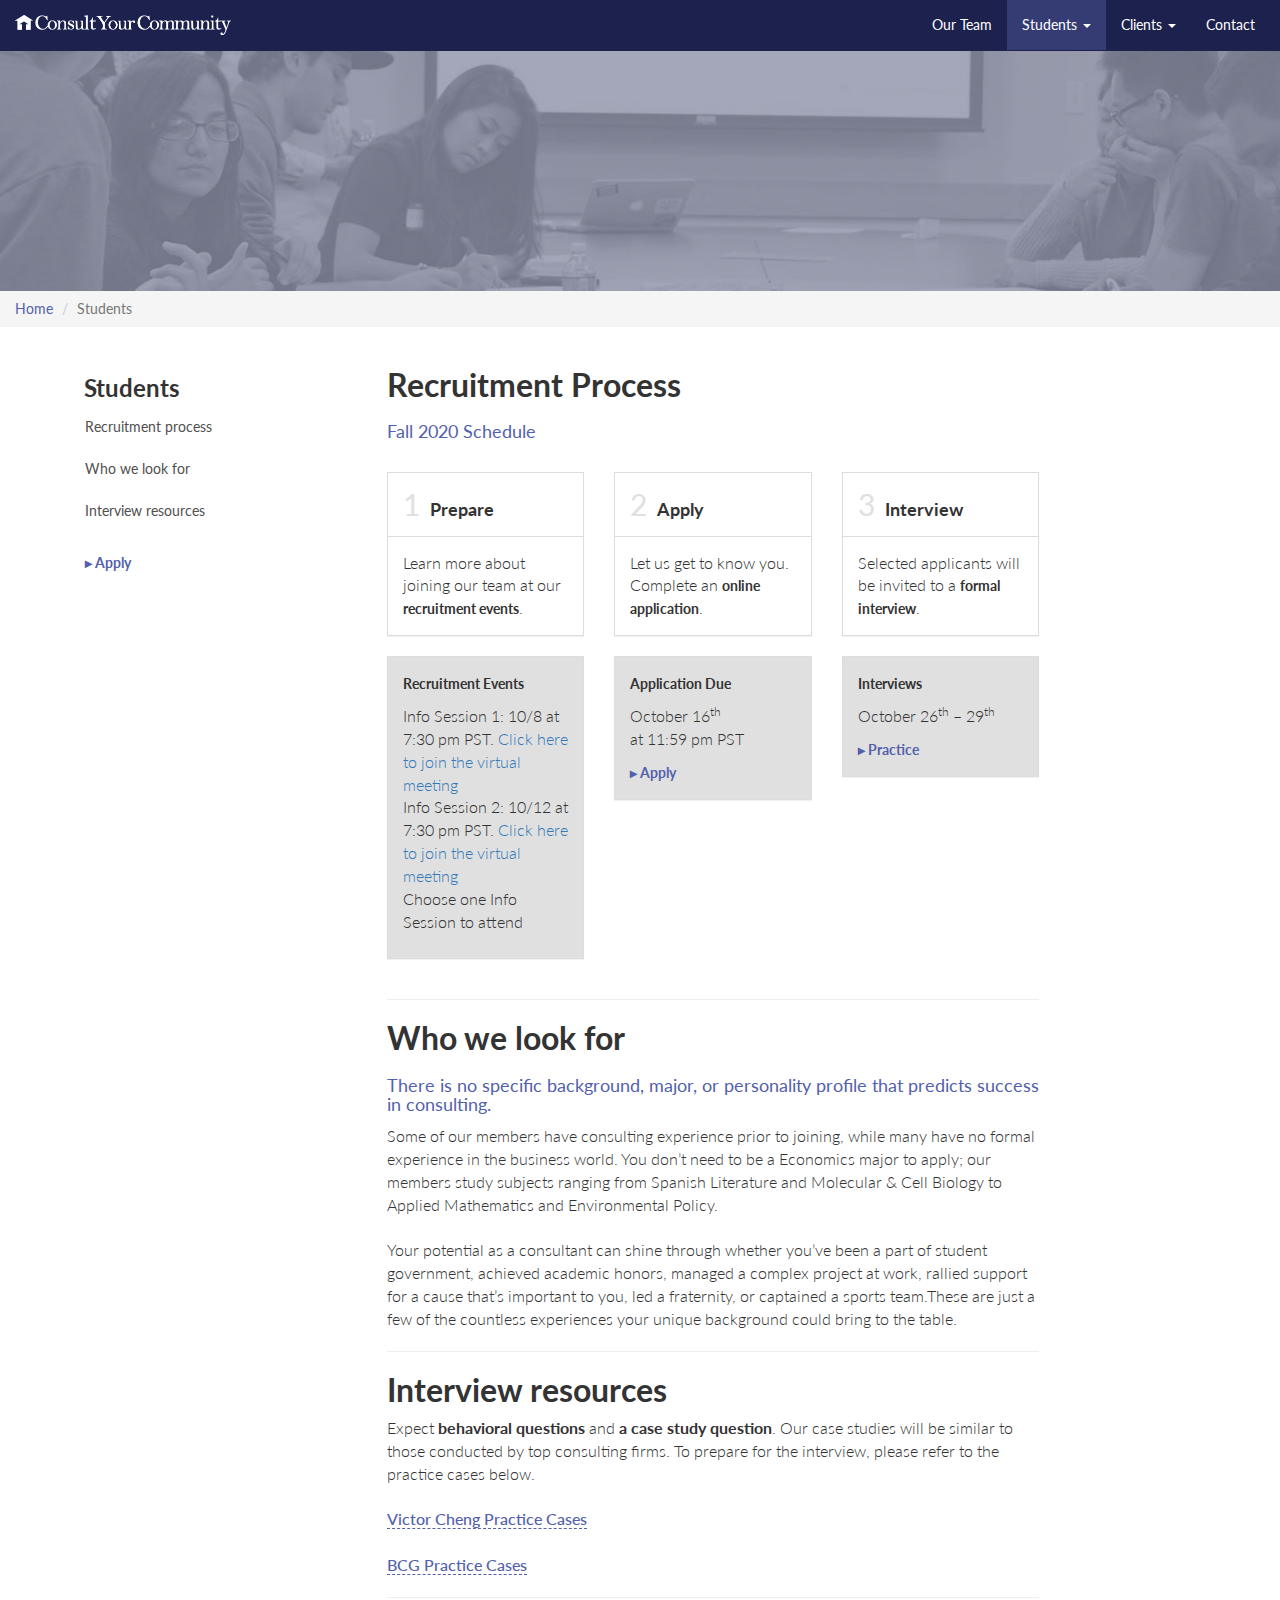
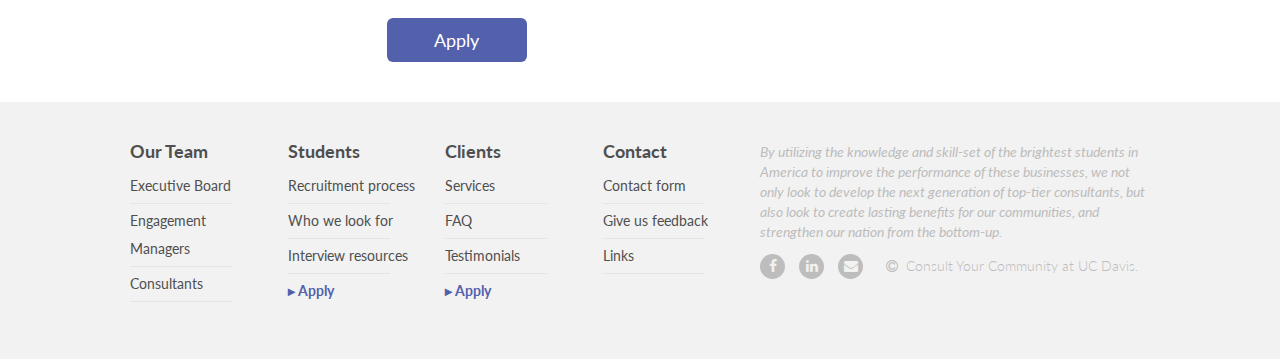
<file: students/students.html>
<!DOCTYPE html>
<html lang="en">

  <head>
    <meta charset="utf-8">
    <meta http-equiv="X-UA-Compatible" content="IE=edge">
    <meta name="viewport" content="width=device-width, initial-scale=1">

    <!-- The above 3 meta tags *must* come first in the head; any other head content must come *after* these tags -->
    <title>Consult Your Community - Davis</title>

    <!-- Bootstrap -->
    <link href="../css/bootstrap.min.css" rel="stylesheet">
    <link href="https://fonts.googleapis.com/css?family=Lato:300,300i,400,400i,700,700i" rel="stylesheet">
    <link rel="stylesheet" href="https://cdnjs.cloudflare.com/ajax/libs/font-awesome/4.7.0/css/font-awesome.min.css">

    <!-- custom stylesheet -->
    <link href="../css/style.css" rel="stylesheet">
  </head>

  <body data-spy="scroll" data-target="#sidebar">
    <!--
    -
    - Navigation Bar
    -
    -->
    <nav class="navbar navbar-default navbar-custom navbar-fixed-top">
      <div class="container-fluid">
        <div class="navbar-header">
          <button type="button" class="navbar-toggle collapsed" data-toggle="collapse" data-target="#bs-example-navbar-collapse-1" aria-expanded="false">
      <span class="sr-only">Toggle navigation</span>
      <span class="icon-bar"></span>
      <span class="icon-bar"></span>
      <span class="icon-bar"></span>
    </button>
          <a class="navbar-brand" href="../index.html">
          <img src="../assets/CYC_Logo.gif" alt="Consult Your Community logo" class="img-responsive">
        </a>
        </div>
        <div class="collapse navbar-collapse" id="bs-example-navbar-collapse-1">
          <ul class="nav navbar-nav navbar-right">
            <li class="navli-custom"><a href="../team/team.html">Our Team</a></li>
            <!-- Students Dropdown -->
            <li class="dropdown navli-custom active">
              <a href="#" class="dropdown-toggle" data-toggle="dropdown" role="button" aria-haspopup="true" aria-expanded="false">Students <span class="caret"></span></a>
              <ul class="dropdown-menu">
                <li><a href="#">About</a></li>
                <li><a href="apply/students-apply.html">Consultant Application</a></li>
              </ul>
            </li>
        <!-- END dropdown -->
        <!-- Clients Dropdown -->
        <li class="dropdown navli-custom">
          <a href="clients/clients.html" class="dropdown-toggle" data-toggle="dropdown" role="button" aria-haspopup="true" aria-expanded="false">Clients <span class="caret"></span></a>
          <ul class="dropdown-menu">
            <li><a href="../clients/clients.html">About</a></li>
            <li><a href="../clients/apply/clients-apply.html">Client Application</a></li>
          </ul>
        </li>
    <!-- END dropdown -->
            <li class="navli-custom"><a href="../contact/contact.html">Contact</a></li>
          </ul>
        </div>
      </div>
    </nav>
    <!-- END Navigation Bar -->


    <!-- START CONTENT -->
    <!-- Header -->
    <div class="container-fluid">
      <div class="row">
        <header>
          <img class="hidden-xs" src="../assets/headers/header_students.jpg" alt="Students gathered around a table talking, female student is writing on a piece of paper." />
          <ol class="breadcrumb">
            <li><a href="../index.html">Home</a></li>
            <li class="active">Students</li>
          </ol>
        </header>

      </div>
      <!-- END row -->
    </div>
    <!-- END container-fluid -->
    <div class="container">
      <div class="row">

        <!-- The navbar -->
        <nav class="col-sm-3 hidden-xs" id="sidebar">
          <ul class="nav nav-pills nav-stacked" data-spy="affix" data-offset-top="224" data-offset-bottom="320">
            <li class="sidebar-title">Students</li>
            <li><a href="#recruitment">Recruitment process</a></li>
            <li><a href="#who">Who we look for</a></li>
            <li><a href="#interview">Interview resources</a></li>
            <li class="sidebar-cta"><a href="apply/students-apply.html">&#9656; Apply</a></li>
          </ul>
        </nav>

        <!-- UPDATE SCHEDULE HERE begin-->
        <!-- The sections -->
        <div class="col-sm-7">
          <!-- Section 1 -->
          <div id="recruitment">
            <h1>Recruitment Process</h1>
            <h2>Fall 2020 Schedule</h2>

            <!-- First row -->
            <div class="row" id="schedule">

              <!-- 1. Prepare -->
              <div class="col-md-4">
                <div class="panel panel-default">
                  <div class="panel-heading"><span>1</span>Prepare
                  </div>
                  <div class="panel-body">Learn more about joining our team at our <strong>recruitment events</strong>.
                  </div>
                </div>
              </div>
              <!-- Panel # 1 end -->

              <!-- 2. Apply -->
              <div class="col-md-4">
                <div class="panel panel-default">
                  <div class="panel-heading"><span>2</span>Apply
                  </div>
                  <div class="panel-body">Let us get to know you. Complete an <strong>online application</strong>.
                  </div>
                </div>
              </div>
              <!-- Panel # 2 end -->

              <!-- 3. Interview -->
              <div class="col-md-4">
                <div class="panel panel-default">
                  <div class="panel-heading"><span>3</span>Interview
                  </div>
                  <div class="panel-body">Selected applicants will be invited to a <strong>formal interview</strong>.
                  </div>
                </div>
              </div>
              <!-- Panel # 3 end -->


            </div>
            <!-- row -->


            <!-- Second row -->
            <div class="row">
              <div class="col-md-4">
                <div class="panel panel-default panel-schedule">
                  <div class="panel-body">
                    <!-- UPDATE SCHEDULE HERE -->
                    <!-- this is the Prepare section -->
                    <strong>Recruitment Events</strong><br />
                    <ul>
                      <li>Info Session 1: 10/8 at 7:30 pm PST.
                        <a href="https://ucdavis.zoom.us/j/95444579954" target = "_blank"> Click here to join the virtual meeting</a>
                      </li>
                      <li>Info Session 2: 10/12 at 7:30 pm PST.
                        <a href="https://ucdavis.zoom.us/j/93964596920" target = "_blank"> Click here to join the virtual meeting</a>
                      </li>
                      <li>Choose one Info Session to attend</li>
                      <!--<li>October 8<sup>th</sup></li>-->
                    </ul>

                  </div>
                </div>
              </div>
              <!-- part 3 -->
              <div class="col-md-4">
                <div class="panel panel-default panel-schedule">
                  <div class="panel-body">
                    <!-- UPDATE SCHEDULE HERE -->
                    <!-- this is the Apply section -->
                    <strong>Application Due</strong><br />
                    <ul>
                      <li>October 16<sup>th</sup></li>
                      <li>at 11:59 pm PST</li>
                    </ul>
                    <a href="apply/students-apply.html" class="cta-body">&#9656; Apply</a>
                  </div>
                </div>
              </div>
              <div class="col-md-4">
                <div class="panel panel-default panel-schedule">
                  <div class="panel-body">
                    <!-- UPDATE SCHEDULE HERE -->
                    <!-- this is the Interview section -->
                    <strong>Interviews</strong><br />
                    <ul>
                      <li>October 26<sup>th</sup> &ndash; 29<sup>th</sup></li>
                    </ul>
                    <a href="#interview" class="cta-body">&#9656; Practice</a>
                  </div>
                </div>
              </div>
            </div>
            <!-- row -->
            <!-- UPDATE SCHEDULE HERE ends-->

          </div>
          <hr />

          <!-- Section 2 -->
          <div id="who">
            <h1>Who we look for</h1>
            <h2>There is no specific background, major, or personality profile that predicts success in consulting.</h2>
            <p>Some of our members have consulting experience prior to joining, while many have no formal experience in the business world. You don’t need to be a Economics major to apply; our members study subjects ranging from Spanish Literature and Molecular
              &#x26; Cell Biology to Applied Mathematics and Environmental Policy.
              <br /><br /> Your potential as a consultant can shine through whether you’ve been a part of student government, achieved academic honors, managed a complex project at work, rallied support for a cause that’s important to you, led a fraternity,
              or captained a sports team.These are just a few of the countless experiences your unique background could bring to the table.
            </p>
          </div>

          <hr />

          <!-- Section 3 -->

          <div id="interview">
            <h1>Interview resources</h1>
            <p>Expect <strong>behavioral questions</strong> and <strong>a case study question</strong>. Our case studies will be similar to those conducted by top consulting firms. To prepare for the interview, please refer to the practice cases below.
              <br /><br />

              <a href="http://www.caseinterview.com/" class="bodylink">Victor Cheng Practice Cases</a>

              <br />
              <br /> <a href="http://www.bcg.com/join_bcg/practice_cases/default.aspx" class="bodylink">BCG Practice Cases</a>
            </p>


          </div>
          <hr />

          <!-- Section 4 -->
          <div class="last-row">
            <a role="button" class="btn btn-lg" href="apply/students-apply.html">Apply</a>
          </div>
        </div>

      </div>

    </div>

    <!-- END CONTENT -->

    <!--
    -
    -  Footer
    -
    -->

    <footer>
      <div class="container-fluid">
        <div class="row">
          <div class="col-xs-12 col-sm-10 col-sm-offset-1 col-md-6">

            <!-- Site map -->
            <div class="row site-map">
              <div class="col-xs-6 col-sm-3">
                <h5>Our Team</h5>
                <ul>
                  <li><a href="../team/team.html#exec">Executive Board</a></li>
                    <li class="divider"></li>
                  <li><a href="#engagement">Engagement Managers</a></li>
                  <li class="divider"></li>
                  <li><a href="#consultants">Consultants</a></li>
                  <li class="divider"></li>
                </ul>
              </div>
              <div class="col-xs-6 col-sm-3">
                <h5>Students</h5>
                <ul>
                  <li><a href="#recruitment">Recruitment process</a></li>
                  <li class="divider"></li>
                  <li><a href="#who">Who we look for</a></li>
                  <li class="divider"></li>
                  <li><a href="#interview">Interview resources</a></li>
                  <li class="divider"></li>
                  <li><a href="apply/students-apply.html" class="cta-link">&#9656; Apply</a></li>
                </ul>
              </div>
              <div class="whitespace visible-xs-block col-xs-12">
              </div>
              <div class="col-xs-6 col-sm-3">
                <h5>Clients</h5>
                <ul>
                  <li><a href="../clients/clients.html#services">Services</a></li>
                  <li class="divider"></li>
                  <li><a href="../clients/clients.html#faq">FAQ</a></li>
                  <li class="divider"></li>
                  <li><a href="../clients/clients.html#testimonials">Testimonials</a></li>
                  <li class="divider"></li>
                  <li><a href="../clients/apply/clients-apply.html" class="cta-link">&#9656; Apply</a></li>
                </ul>
              </div>
              <div class="col-xs-6 col-sm-3">
                <h5>Contact</h5>
                <ul>
                  <li><a href="../contact/contact.html#contact-form">Contact form</a></li>
                  <li class="divider"></li>
                  <li><a href="../contact/contact.html#feedback">Give us feedback</a></li>
                  <li class="divider"></li>
                  <li><a href="../contact/contact.html#links">Links</a></li>
                  <li class="divider"></li>
                </ul>
              </div>
            </div>
            <!-- end nested row -->
          </div>
          <!-- col-sm-6 offset 1 -->

          <div class="col-xs-12 col-sm-10 col-sm-offset-1 col-md-offset-0 col-md-4">
            <div class="whitespace visible-xs-block col-xs-12"></div>
            <!-- Mission statement -->
            <br class="visible-xs visible-sm"/>
            <p>By utilizing the knowledge and skill-set of the brightest students in America to improve the performance of these businesses, we not only look to develop the next generation of top-tier consultants, but also look to create lasting benefits
              for our communities, and strengthen our nation from the bottom-up.
            </p>

            <!-- Social media links -->
            <div class="hidden-xs">
              <ul class="nav-stacked-custom">
                <li><a href="https://www.facebook.com/cycucd/" class="fa fa-facebook"></a></li>
                <li><a href="https://www.linkedin.com/company/28784634/" class="fa fa-linkedin"></a></li>
                <li><a href="mailto:cycatucdavis@gmail.com" class="fa fa-envelope"></a></li>
                <li class="footer-copyright"><i class="fa fa-copyright fa-copyright-custom"></i>Consult Your Community at UC Davis.</li>
              </ul>
            </div>
            <!-- hidden-xs -->
            <div class="whitespace"></div>
            <!-- Social media links - mobile -->
            <div class="visible-xs-block col-xs-6 col-xs-offset-3 centered-footer">
              <ul class="nav-stacked-custom">
                <li><a href="https://www.facebook.com/cycucd/" class="fa fa-facebook"></a></li>
                <li><a href="https://www.linkedin.com/company/28784634/" class="fa fa-linkedin"></a></li>
                <li><a href="mailto:cycatucdavis@gmail.com" class="fa fa-envelope"></a></li>
              </ul>
            </div>
            <div class="whitespace"></div>
            <div class="whitespace"></div>
            <div class="visible-xs-block col-xs-10 col-xs-offset-1 centered-footer">
              <ul>
                <li class="footer-copyright"><i class="fa fa-copyright fa-copyright-custom"></i>Consult Your Community at UC Davis.</li>
              </ul>
            </div>
            <!-- END center-block visible-xs-block -->
          </div>
          <!-- col-sm-4 -->
        </div>
        <!-- row -->
      </div>
      <!-- container-fluid -->
    </footer>
    <!-- END Footer -->

    <!-- jQuery (necessary for Bootstrap's JavaScript plugins) -->
    <script src="https://ajax.googleapis.com/ajax/libs/jquery/1.12.4/jquery.min.js"></script>
    <!-- Include all compiled plugins (below), or include individual files as needed -->
    <script src="../js/bootstrap.min.js"></script>
  </body>

</html>
</file>
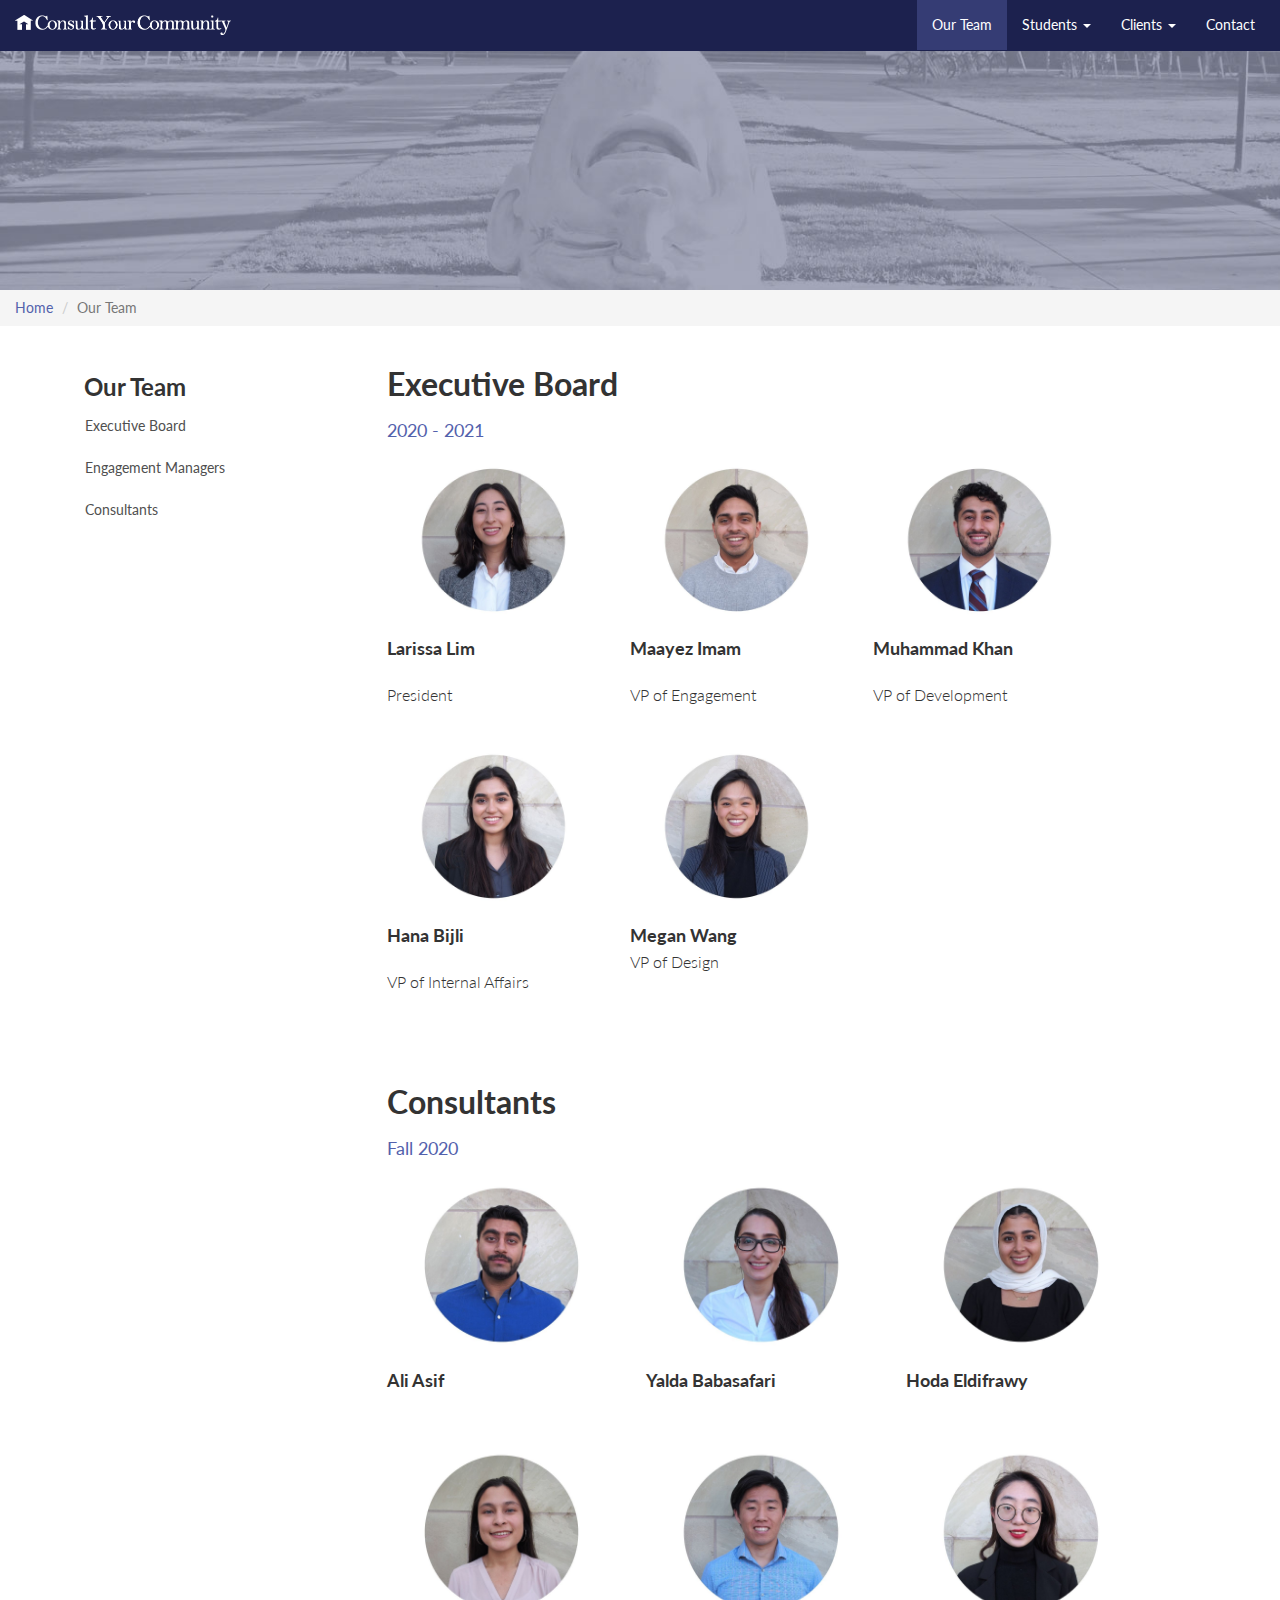
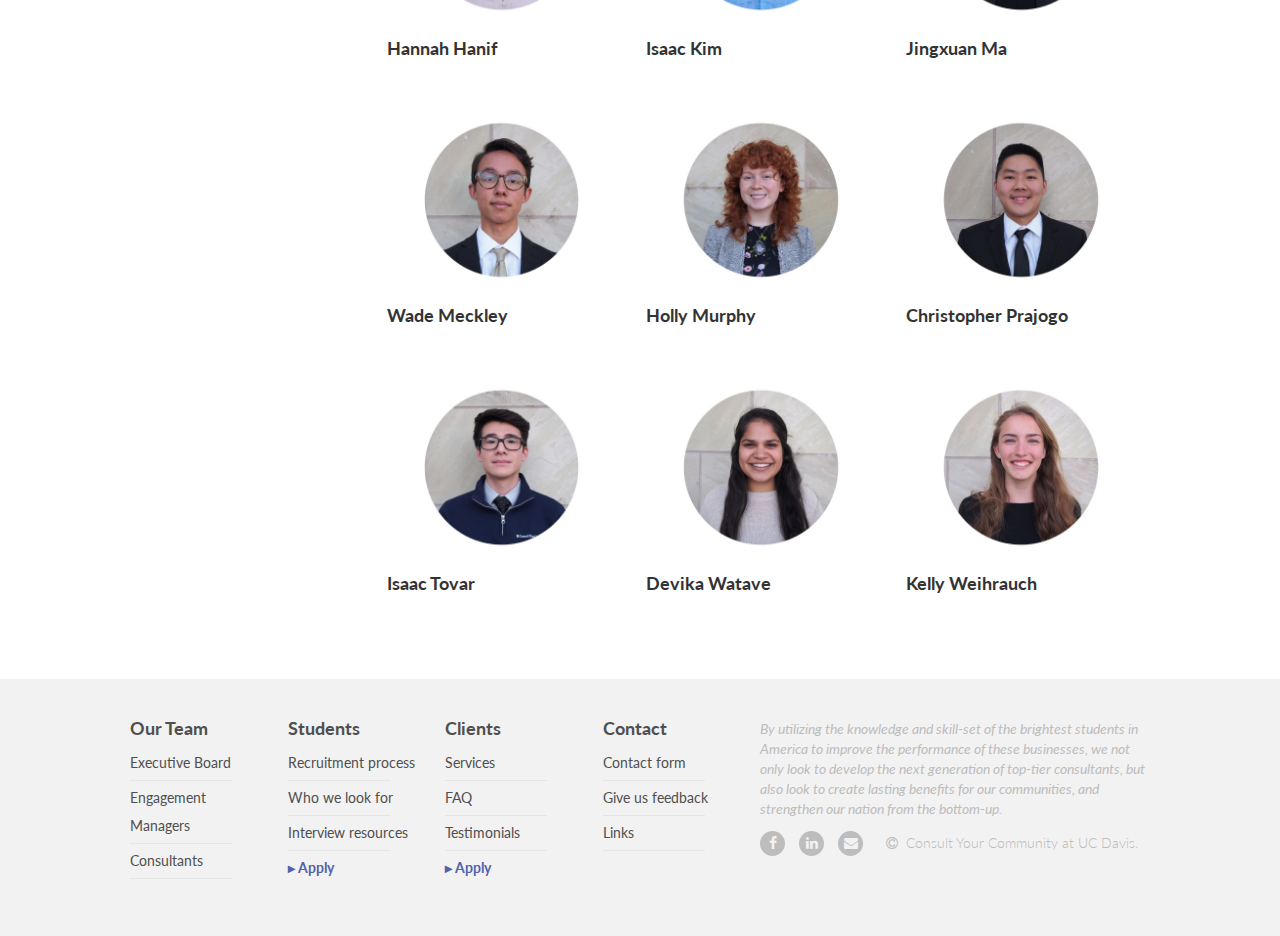
<file: team/team.html>
<!DOCTYPE html>
<html lang="en">

  <head>
    <meta charset="utf-8">
    <meta http-equiv="X-UA-Compatible" content="IE=edge">
    <meta name="viewport" content="width=device-width, initial-scale=1">
    <title>Consult Your Community - Davis</title>

    <!-- Bootstrap -->
    <link href="../css/bootstrap.min.css" rel="stylesheet">
    <link href="https://fonts.googleapis.com/css?family=Lato:300,300i,400,400i,700,700i" rel="stylesheet">
    <link rel="stylesheet" href="https://cdnjs.cloudflare.com/ajax/libs/font-awesome/4.7.0/css/font-awesome.min.css">

    <!-- Custom stylesheet -->
    <link href="../css/style.css" rel="stylesheet">
  </head>

  <!--
-
-  Scrollable Content
-  includes sticky sidebar and main content
-  must have "position: relative"
-
-->

  <body data-spy="scroll" data-target="#sidebar">

    <!--
    -
    - Navigation Bar
    -
    -->
    <nav class="navbar navbar-default navbar-custom navbar-fixed-top">
      <div class="container-fluid">
        <div class="navbar-header">
          <button type="button" class="navbar-toggle collapsed" data-toggle="collapse" data-target="#bs-example-navbar-collapse-1" aria-expanded="false">
      <span class="sr-only">Toggle navigation</span>
      <span class="icon-bar"></span>
      <span class="icon-bar"></span>
      <span class="icon-bar"></span>
    </button>
          <a class="navbar-brand" href="../index.html">
          <img src="../assets/CYC_Logo.gif" alt="Consult Your Community logo" class="img-responsive">
        </a>
        </div>
        <div class="collapse navbar-collapse" id="bs-example-navbar-collapse-1">
          <ul class="nav navbar-nav navbar-right">
            <li class="navli-custom active"><a href="#">Our Team</a></li>
            <!-- Students Dropdown -->
            <li class="dropdown navli-custom">
              <a href="students/students.html" class="dropdown-toggle" data-toggle="dropdown" role="button" aria-haspopup="true" aria-expanded="false">Students <span class="caret"></span></a>
              <ul class="dropdown-menu">
                <li><a href="../students/students.html">About</a></li>
                <li><a href="../students/apply/students-apply.html">Consultant Application</a></li>
              </ul>
            </li>
        <!-- END dropdown -->
        <!-- Clients Dropdown -->
        <li class="dropdown navli-custom">
          <a href="clients/clients.html" class="dropdown-toggle" data-toggle="dropdown" role="button" aria-haspopup="true" aria-expanded="false">Clients <span class="caret"></span></a>
          <ul class="dropdown-menu">
            <li><a href="../clients/clients.html">About</a></li>
            <li><a href="../clients/apply/clients-apply.html">Client Application</a></li>
          </ul>
        </li>
    <!-- END dropdown -->
            <li class="navli-custom"><a href="../contact/contact.html">Contact</a></li>
          </ul>
        </div>
      </div>
    </nav>
    <!-- END Navigation Bar -->

    <!--
  -
  -  Page Header
  -
  -->

    <div class="container-fluid">
      <div class="row">
        <header>
          <img class="hidden-xs" src="../assets/headers/header_team.jpg" alt="UC Davis Egghead sculpture looking over Mrak Hall, administration building" />
          <ol class="breadcrumb">
            <li><a href="../index.html">Home</a></li>
            <li class="active">Our Team</li>
          </ol>
        </header>
      </div>
    </div>
    <!-- END page header -->

    <main>
      <div class="container">
        <div class="row">
          <!--
        -
        -  Sticky Sidebar
        -  col-sm-3
        -
        -->
          <nav class="col-sm-3 hidden-xs" id="sidebar">
            <ul class="nav nav-pills nav-stacked" data-spy="affix" data-offset-top="224" data-offset-bottom="320">
              <li class="sidebar-title">Our Team</li>
              <li><a href="#exec">Executive Board</a></li>
              <li><a href="#engagement">Engagement Managers</a></li>
              <li><a href="#consultants">Consultants</a></li>

            </ul>
          </nav>
          <!-- END Sticky Sidebar -->

          <!--
        -
        -  Main Content
        -  col-sm-7
        -
        -->

          <div class="col-sm-7 col-md-8">

            <!--
          -
          -  Section 1 - Executive Board
          -
          -->
            <div id="exec" class="last-row">
              <h1>Executive Board</h1>
              <h2>2020 - 2021</h2>
                <div class="row">
                    <div class="col-sm-4">
                      <a href = "https://www.linkedin.com/in/larissanlim/">
                      <img src="../assets/team/19-20/19-20Frame/Larissa2.jpeg" class="img-responsive" alt="Photograph of Larissa"/>
                      </a>
                        <h4>Larissa Lim</h4> <br>
                        <p>President</p>
                        <br>
                    </div>
                    <div class="col-sm-4">
                      <a href = "https://www.linkedin.com/in/maayezimam/">
                      <img src="../assets/team/19-20/19-20Frame/Maayez2.jpeg" class="img-responsive" alt="Photograph of Maayez"/>
                      </a>
                        <h4>Maayez Imam</h4> <br>
                        <p>VP of Engagement</p>
                        <br>
                    </div>

                    <div class="col-sm-4">
                      <a href = "https://www.linkedin.com/in/muhammad-hamza-khan-13211716b/">
                      <img src="../assets/team/19-20/19-20Frame/Muhammad2.jpeg" class="img-responsive" alt="Photograph of Muhammad2"/>
                      </a>
                        <h4>Muhammad Khan</h4> <br>
                        <p>VP of Development</p>
                        <br>
                    </div>
                </div>

                <div class="row">
                  <div class="col-sm-4">
                    <a href = "https://www.linkedin.com/in/hana-bijli/">
                    <img src="../assets/team/19-20/19-20Frame/Hana2.jpeg" class="img-responsive" alt="Photograph of Hana"/>
                    </a>
                      <h4>Hana Bijli</h4> <br>
                      <p>VP of Internal Affairs</p>
                      <br>
                  </div>

                  <div class="col-sm-4">
                   <!-- UPDATE TEAM PHOTO HERE -->
                    <a href = "https://www.linkedin.com/in/meganwang18/">
                      <img src="../assets/team/19-20/19-20Frame/Megan2.jpeg" class="img-responsive" alt="Photograph of Megan Wang"/>
                    </a>
                    <h4>Megan Wang</h4>
                    <p>VP of Design</p>
                  </div>
              </div>

            </div>

            <!-- END Section 1 - Executive Board -->
            <!--
          -
          -  Section 2 - Engagement Managers
          -
          -->
          <!--<div id="engagement" class="last-row">
                <h1>Winter Engagement Managers</h1>
             <h2>Spring 2019</h2>
              <div class="row">
                <div class="col-sm-6"> -->
                  <!-- UPDATE TEAM PHOTO HERE -->
                  <!-- <img src="../assets/team/18-19/Mikeala.png" class="img-responsive" alt="Photograph of Mikeala"/>
                  <h4>Mikeala Lamb-Hall</h4>
                </div>
                <div class="col-sm-6"> -->
                  <!-- UPDATE TEAM PHOTO HERE -->
                  <!-- <img src="../assets/team/18-19/Zach.png" class="img-responsive" alt="Photograph of Zach"/>
                  <h4>Zach Luis</h4>
                </div>
                <div class="col-sm-6"> -->
                  <!-- UPDATE TEAM PHOTO HERE -->
                  <!-- <img src="../assets/team/18-19/Meital1.png" class="img-responsive" alt="Photograph of Meital"/>
                  <h4>Meital Machulsky</h4>
                </div>
                <div class="col-sm-6"> -->
                  <!-- UPDATE TEAM PHOTO HERE -->
                  <!-- <img src="../assets/team/18-19/Gaurav.png" class="img-responsive" alt="Photograph of Gaurav"/>
                  <h4>Gaurav Patanker</h4>
                </div>
              </div>
            </div> -->
            <!-- END Section 2 - Engagement Managers -->
            <!--

          -
          -  Section 3 - Consultants
          -

          </div>-->
            <div id="consultants" class="last-row">
              <h1>Consultants</h1>
              <h2>Fall 2020</h2>
              <div class="row">

                <div class="col-sm-4">
                  <img src="../assets/team/19-20/19-20Frame/Ali2.jpeg" class="img-responsive" alt="Photograph of Ali"/>
                    <h4>Ali Asif</h4> <br>
                    <br>
                </div>
                <div class="col-sm-4">
                  <a href = "https://www.linkedin.com/in/yalda-babasafari/">
                  <img src="../assets/team/19-20/19-20Frame/Yalda2.jpeg" class="img-responsive" alt="Photograph of Yalda"/>
                  </a>
                    <h4>Yalda Babasafari</h4> <br>
                    <br>
                </div>
                <div class="col-sm-4">
                  <img src="../assets/team/19-20/19-20Frame/Hoda2.jpeg" class="img-responsive" alt="Photograph of Hoda"/>
                    <h4>Hoda Eldifrawy</h4> <br>
                    <br>
                </div>
                <div class="col-sm-4">
                  <img src="../assets/team/19-20/19-20Frame/Hannah2.jpeg" class="img-responsive" alt="Photograph of Hannah"/>
                    <h4>Hannah Hanif</h4> <br>
                    <br>
                </div>


                <div class="col-sm-4">
                  <a href = "https://www.linkedin.com/in/isaackim98/">
                  <img src="../assets/team/19-20/19-20Frame/IsaacK2.jpeg" class="img-responsive" alt="Photograph of IsaacK"/>
                  </a>
                    <h4>Isaac Kim</h4> <br>
                    <br>
                </div>

                <div class="col-sm-4">
                  <a href = "https://www.linkedin.com/in/jxma19990717/">
                  <img src="../assets/team/19-20/19-20Frame/Stella2.jpeg" class="img-responsive" alt="Photograph of Stella"/>
                  </a>
                    <h4>Jingxuan Ma</h4> <br>
                    <br>
                </div>
                <div class="col-sm-4">
                  <a href = "https://www.linkedin.com/in/wade-meckley-a86142142/">
                  <img src="../assets/team/19-20/19-20Frame/Wade2.jpeg" class="img-responsive" alt="Photograph of Wade"/>
                  </a>
                    <h4>Wade Meckley</h4> <br>
                    <br>
                </div>
                <div class="col-sm-4">
                  <img src="../assets/team/19-20/19-20Frame/Holly2.jpeg" class="img-responsive" alt="Photograph of Holly"/>
                    <h4>Holly Murphy</h4> <br>
                    <br>
                </div>
                <div class="col-sm-4">
                  <a href = "https://www.linkedin.com/in/christophermarcprajogo/">
                  <img src="../assets/team/19-20/19-20Frame/Chris2.jpeg" class="img-responsive" alt="Photograph of Chris"/>
                  </a>
                    <h4>Christopher Prajogo</h4> <br>
                    <br>
                </div>
                <div class="col-sm-4">
                  <a href = "https://www.linkedin.com/in/isaactovar/">
                  <img src="../assets/team/19-20/19-20Frame/IsaacT2.jpeg" class="img-responsive" alt="Photograph of IsaacT"/>
                  </a>
                    <h4>Isaac Tovar</h4> <br>
                    <br>
                </div>
                <div class="col-sm-4">
                  <a href = "https://www.linkedin.com/in/dwatave/">
                  <img src="../assets/team/19-20/19-20Frame/Devika2.jpeg" class="img-responsive" alt="Photograph of Devika"/>
                  </a>
                    <h4>Devika Watave</h4> <br>
                    <br>
                </div>
                <div class="col-sm-4">
                  <img src="../assets/team/19-20/19-20Frame/Kelly2.jpeg" class="img-responsive" alt="Photograph of Kelly"/>
                    <h4>Kelly Weihrauch</h4> <br>
                    <br>
                </div>

              </div>
            </div>
          </div>
            <!-- END Section 3 - Consultants-->

          </div>
          <!-- END Main Content-->
        </div>
    </main>
    <!-- END Scrollable Content -->

  <!--
  -
  -  Footer
  -
  -->

  <footer>
    <div class="container-fluid">
      <div class="row">
        <div class="col-xs-12 col-sm-10 col-sm-offset-1 col-md-6">

          <!-- Site map -->
          <div class="row site-map">
            <div class="col-xs-6 col-sm-3">
              <h5>Our Team</h5>
              <ul>
                <li><a href="#exec">Executive Board</a></li>
                  <li class="divider"></li>
                  <li><a href="#engagement">Engagement Managers</a></li>
                <li class="divider"></li>
                <li><a href="#consultants">Consultants</a></li>
                <li class="divider"></li>
              </ul>
            </div>
            <div class="col-xs-6 col-sm-3">
              <h5>Students</h5>
              <ul>
                <li><a href="../students/students.html#recruitment">Recruitment process</a></li>
                <li class="divider"></li>
                <li><a href="../students/students.html#who">Who we look for</a></li>
                <li class="divider"></li>
                <li><a href="../students/students.html#interview">Interview resources</a></li>
                <li class="divider"></li>
                <li><a href="../students/apply/students-apply.html" class="cta-link">&#9656; Apply</a></li>
              </ul>
            </div>
            <div class="whitespace visible-xs-block col-xs-12">
            </div>
            <div class="col-xs-6 col-sm-3">
              <h5>Clients</h5>
              <ul>
                <li><a href="../clients/clients.html#services">Services</a></li>
                <li class="divider"></li>
                <li><a href="../clients/clients.html#faq">FAQ</a></li>
                <li class="divider"></li>
                <li><a href="../clients/clients.html#testimonials">Testimonials</a></li>
                <li class="divider"></li>
                <li><a href="../clients/apply/clients-apply.html" class="cta-link">&#9656; Apply</a></li>
              </ul>
            </div>
            <div class="col-xs-6 col-sm-3">
              <h5>Contact</h5>
              <ul>
                <li><a href="../contact/contact.html#contact-form">Contact form</a></li>
                <li class="divider"></li>
                <li><a href="../contact/contact.html#feedback">Give us feedback</a></li>
                <li class="divider"></li>
                <li><a href="../contact/contact.html#links">Links</a></li>
                <li class="divider"></li>
              </ul>
            </div>
          </div>
          <!-- end nested row -->
        </div>
        <!-- col-sm-6 offset 1 -->

        <div class="col-xs-12 col-sm-10 col-sm-offset-1 col-md-offset-0 col-md-4">
          <div class="whitespace visible-xs-block col-xs-12"></div>
          <!-- Mission statement -->
          <br class="visible-xs visible-sm"/>
          <p>By utilizing the knowledge and skill-set of the brightest students in America to improve the performance of these businesses, we not only look to develop the next generation of top-tier consultants, but also look to create lasting benefits
            for our communities, and strengthen our nation from the bottom-up.
          </p>

          <!-- Social media links -->
          <div class="hidden-xs">
            <ul class="nav-stacked-custom">
              <li><a href="https://www.facebook.com/cycucd/" class="fa fa-facebook"></a></li>
              <li><a href="https://www.linkedin.com/company/28784634/" class="fa fa-linkedin"></a></li>
              <li><a href="mailto:cycatucdavis@gmail.com" class="fa fa-envelope"></a></li>
              <li class="footer-copyright"><i class="fa fa-copyright fa-copyright-custom"></i>Consult Your Community at UC Davis.</li>
            </ul>
          </div>
          <!-- hidden-xs -->
          <div class="whitespace"></div>
          <!-- Social media links - mobile -->
          <div class="visible-xs-block col-xs-6 col-xs-offset-3 centered-footer">
            <ul class="nav-stacked-custom">
              <li><a href="https://www.facebook.com/cycucd/" class="fa fa-facebook"></a></li>
              <li><a href="https://www.linkedin.com/company/28784634/" class="fa fa-linkedin"></a></li>
              <li><a href="mailto:cycatucdavis@gmail.com" class="fa fa-envelope"></a></li>
            </ul>
          </div>
          <div class="whitespace"></div>
          <div class="whitespace"></div>
          <div class="visible-xs-block col-xs-10 col-xs-offset-1 centered-footer">
            <ul>
              <li class="footer-copyright"><i class="fa fa-copyright fa-copyright-custom"></i>Consult Your Community at UC Davis.</li>
            </ul>
          </div>
          <!-- END center-block visible-xs-block -->
        </div>
        <!-- col-sm-4 -->
      </div>
      <!-- row -->
    </div>
    <!-- container-fluid -->
  </footer>
  <!-- END Footer -->

    <!-- jQuery (necessary for Bootstrap's JavaScript plugins) -->
    <script src="https://ajax.googleapis.com/ajax/libs/jquery/1.12.4/jquery.min.js"></script>
    <!-- Include all compiled plugins (below), or include individual files as needed -->
    <script src="../js/bootstrap.min.js"></script>
  </body>

</html>
</file>
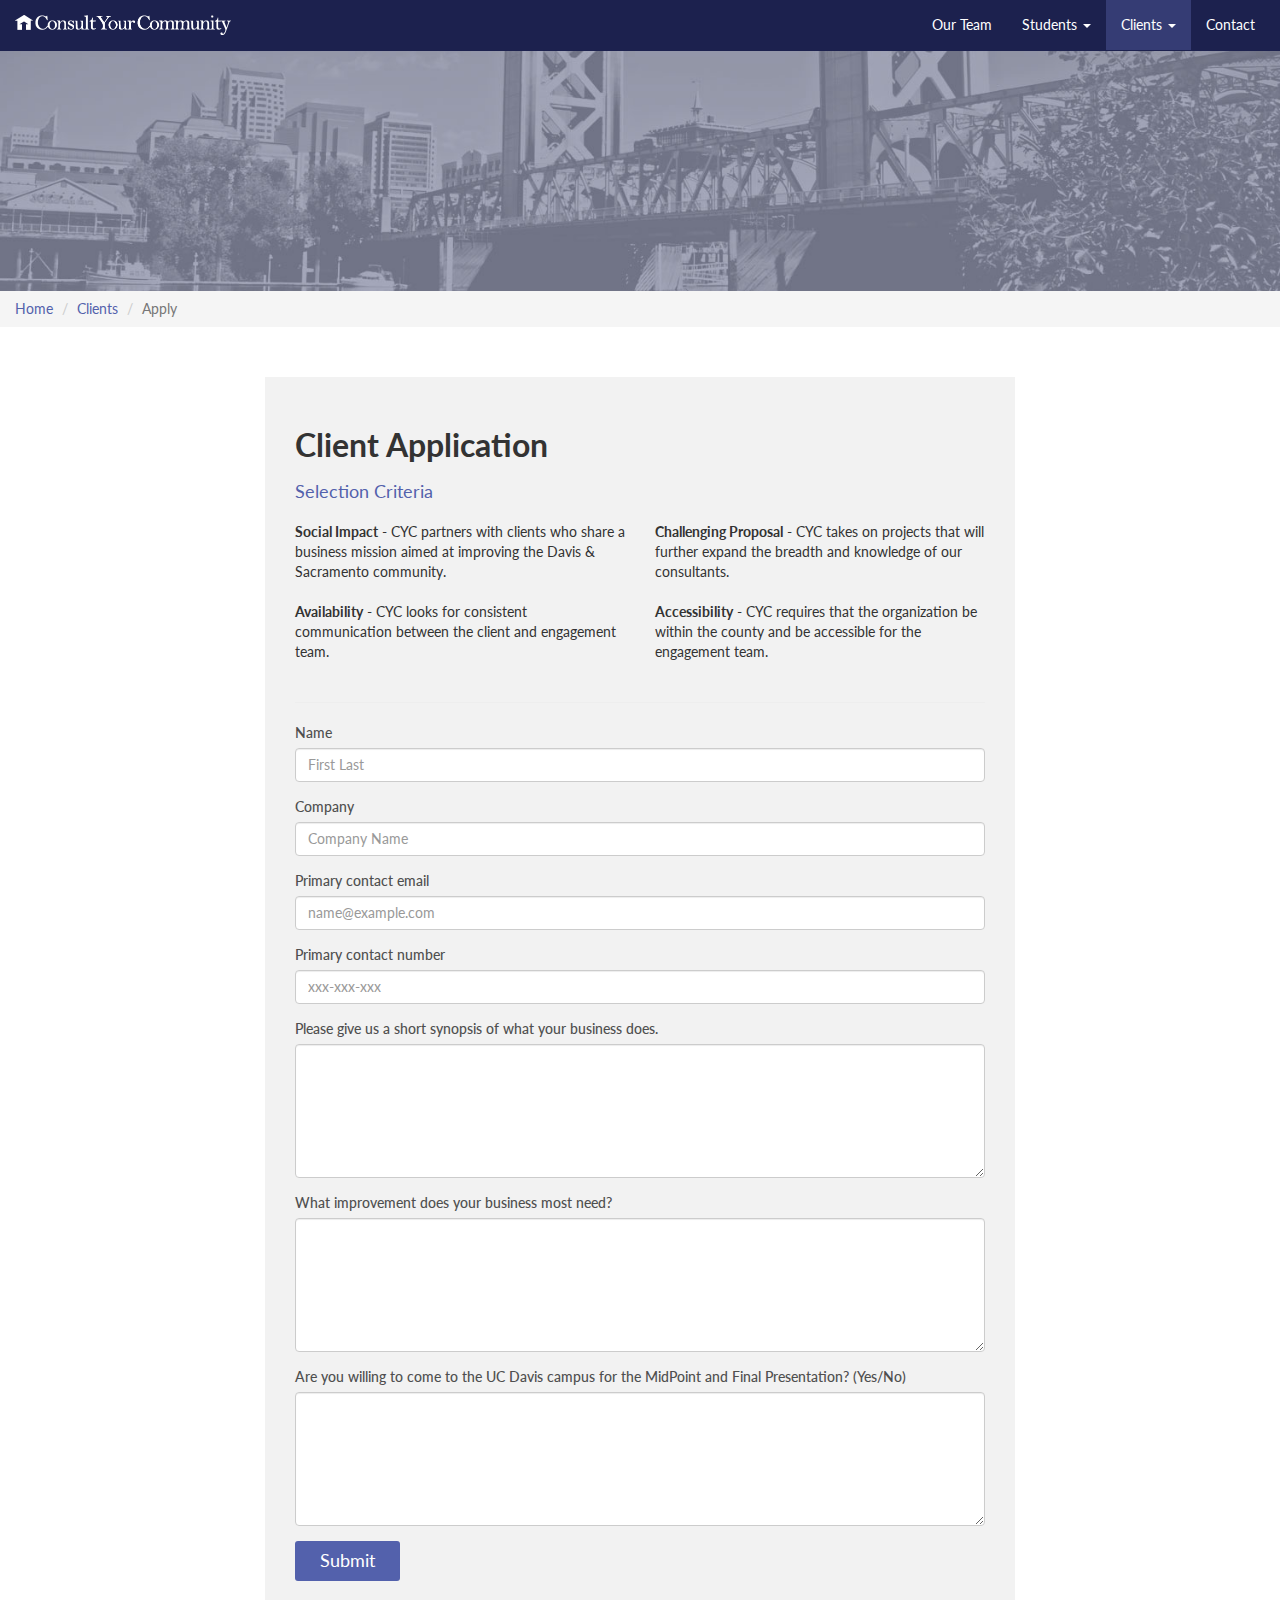
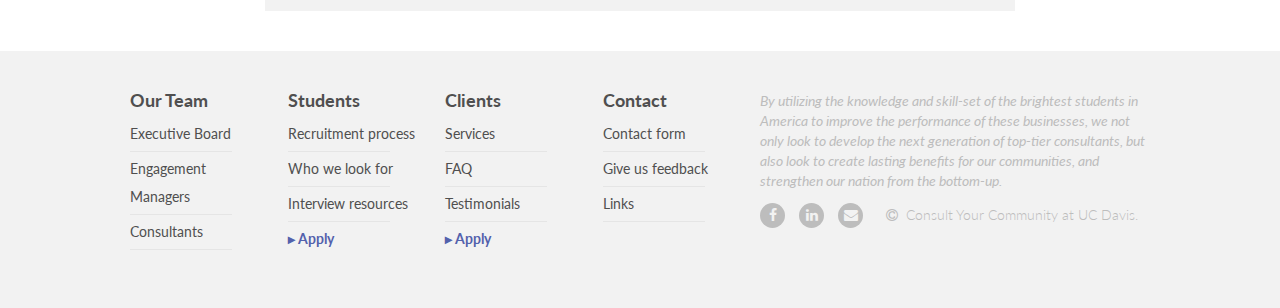
<file: clients/apply/clients-apply.html>
<!DOCTYPE html>
<html lang="en">

  <head>
    <meta charset="utf-8">
    <meta http-equiv="X-UA-Compatible" content="IE=edge">
    <meta name="viewport" content="width=device-width, initial-scale=1">
    <title>Consult Your Community - Davis</title>

    <!-- Bootstrap -->
    <link href="../../css/bootstrap.min.css" rel="stylesheet">
    <link href="https://fonts.googleapis.com/css?family=Lato:300,300i,400,400i,700,700i" rel="stylesheet">
    <link rel="stylesheet" href="https://cdnjs.cloudflare.com/ajax/libs/font-awesome/4.7.0/css/font-awesome.min.css">

    <!-- custom stylesheet -->
    <link href="../../css/style.css" rel="stylesheet">
  </head>
  <body>

    <!--
    -
    - Navigation Bar
    -
    -->
    <nav class="navbar navbar-default navbar-custom navbar-fixed-top">
      <div class="container-fluid">
        <div class="navbar-header">
          <button type="button" class="navbar-toggle collapsed" data-toggle="collapse" data-target="#bs-example-navbar-collapse-1" aria-expanded="false">
      <span class="sr-only">Toggle navigation</span>
      <span class="icon-bar"></span>
      <span class="icon-bar"></span>
      <span class="icon-bar"></span>
    </button>
          <a class="navbar-brand" href="../../index.html">
          <img src="../../assets/CYC_Logo.gif" alt="Consult Your Community logo" class="img-responsive">
        </a>
        </div>
        <div class="collapse navbar-collapse" id="bs-example-navbar-collapse-1">
          <ul class="nav navbar-nav navbar-right">
            <li class="navli-custom"><a href="../../team/team.html">Our Team</a></li>
            <!-- Students Dropdown -->
            <li class="dropdown navli-custom">
              <a href="../../students/students.html" class="dropdown-toggle" data-toggle="dropdown" role="button" aria-haspopup="true" aria-expanded="false">Students <span class="caret"></span></a>
              <ul class="dropdown-menu">
                <li><a href="../../students/students.html">About</a></li>
                <li><a href="../../students/apply/students-apply.html">Consultant Application</a></li>
              </ul>
            </li>
        <!-- END dropdown -->
        <!-- Clients Dropdown -->
        <li class="dropdown navli-custom active">
          <a href="#" class="dropdown-toggle" data-toggle="dropdown" role="button" aria-haspopup="true" aria-expanded="false">Clients <span class="caret"></span></a>
          <ul class="dropdown-menu">
            <li><a href="../clients.html">About</a></li>
            <li><a href="#">Client Application</a></li>
          </ul>
        </li>
    <!-- END dropdown -->
            <li class="navli-custom"><a href="../../contact/contact.html">Contact</a></li>
          </ul>
        </div>
      </div>
    </nav>
    <!-- END Navigation Bar -->
    <!--
  -
  -  Page Header
  -
  -->

    <div class="container-fluid">
      <div class="row">
        <header>
          <img class="hidden-xs" src="../../assets/headers/header_clients.jpg" alt="Tower Bridge in Sacramento" />
          <ol class="breadcrumb">
            <li><a href="../../index.html">Home</a></li>
            <li><a href="../clients.html">Clients</a></li>
            <li class="active">Apply</li>
          </ol>
        </header>
      </div>
    </div>
    <!-- END page header -->

    <main>
      <div class="container">
        <div class="row">
          <div class="col-md-8 col-md-offset-2 last-row">
            <form class="application" method="POST" action="http://formspree.io/davis@consultyourcommunity.org">
              <input type="hidden" name="_subject " value="New Client Application!" />
                    <input type="hidden" name="_next" value="//cycdavis.com/clients/apply/clients-confirmation.html" />
              <h1>Client Application</h1>
              <h2>Selection Criteria</h2>
              <div class="row ">
                <div class="col-sm-6 ">

                  <ul class="client-app-list ">
                    <li>
                      <strong>Social Impact</strong> - CYC partners with clients who share a business mission aimed at improving the Davis &amp; Sacramento community.
                    </li>

                    <li>
                      <strong>Availability</strong> - CYC looks for consistent communication between the client and engagement team.
                    </li>
                  </ul>
                </div>

                <div class="col-sm-6 ">

                  <ul class="client-app-list ">
                    <li>
                      <strong>Challenging Proposal</strong> - CYC takes on projects that will further expand the breadth and knowledge of our consultants.
                    </li>

                    <li>
                      <strong>Accessibility</strong> - CYC requires that the organization be within the county and be accessible for the engagement team.
                    </li>
                  </ul>
                </div>

              </div>
              <hr />

              <div class="form-group ">
                <label>Name</label>
                <input type="text" class="form-control" name="Name" placeholder="First Last" required />
              </div>

              <div class="form-group ">
                <label>Company</label>
                <input type="text" class="form-control" name="Company" placeholder="Company Name" required />
              </div>

              <div class="form-group ">
                <label>Primary contact email</label>
                <input type="email" class="form-control" name="email" placeholder="name@example.com" required />
              </div>

              <div class=" form-group ">
                <label>Primary contact number</label>
                <input type="tel " class="form-control" name="Phone number" placeholder="xxx-xxx-xxx" required />
              </div>

              <div class="form-group ">
                <label>Please give us a short synopsis of what your business does.</label>
                <textarea class="form-control" rows="6" name="Company synopsis" required></textarea>
              </div>

              <div class="form-group ">
                <label>What improvement does your business most need?</label>
                <textarea class="form-control" rows="6" name="Most needed improvement" required></textarea>
              </div>

              <div class="form-group ">
                <label>Are you willing to come to the UC Davis campus for the MidPoint and Final Presentation? (Yes/No)</label>
                <textarea class="form-control" rows="6" name="Willing to come" required></textarea>
              </div>

              <button type="submit ">Submit</button>
            </form>
          </div>
        </div>
      </div>

      <!--
      -
      -  Footer
      -
      -->

      <footer>
        <div class="container-fluid">
          <div class="row">
            <div class="col-xs-12 col-sm-10 col-sm-offset-1 col-md-6">

              <!-- Site map -->
              <div class="row site-map">
                <div class="col-xs-6 col-sm-3">
                  <h5>Our Team</h5>
                  <ul>
                    <li><a href="../../team/team.html#exec">Executive Board</a></li>
                      <li class="divider"></li>
                    <li><a href="#engagement">Engagement Managers</a></li>
                    <li class="divider"></li>
                    <li><a href="#consultants">Consultants</a></li>
                    <li class="divider"></li>
                  </ul>
                </div>
                <div class="col-xs-6 col-sm-3">
                  <h5>Students</h5>
                  <ul>
                    <li><a href="../../students/students.html#recruitment">Recruitment process</a></li>
                    <li class="divider"></li>
                    <li><a href="../../students/students.html#who">Who we look for</a></li>
                    <li class="divider"></li>
                    <li><a href="../../students/students.html#interview">Interview resources</a></li>
                    <li class="divider"></li>
                    <li><a href="../../students/apply/students-apply.html" class="cta-link">&#9656; Apply</a></li>
                  </ul>
                </div>
                <div class="whitespace visible-xs-block col-xs-12">
                </div>
                <div class="col-xs-6 col-sm-3">
                  <h5>Clients</h5>
                  <ul>
                    <li><a href="../clients.html#services">Services</a></li>
                    <li class="divider"></li>
                    <li><a href="../clients.html#faq">FAQ</a></li>
                    <li class="divider"></li>
                    <li><a href="../clients.html#testimonials">Testimonials</a></li>
                    <li class="divider"></li>
                    <li><a href="#" class="cta-link">&#9656; Apply</a></li>
                  </ul>
                </div>
                <div class="col-xs-6 col-sm-3">
                  <h5>Contact</h5>
                  <ul>
                    <li><a href="../../contact/contact.html#contact-form">Contact form</a></li>
                    <li class="divider"></li>
                    <li><a href="../../contact/contact.html#feedback">Give us feedback</a></li>
                    <li class="divider"></li>
                    <li><a href="../../contact/contact.html#links">Links</a></li>
                    <li class="divider"></li>
                  </ul>
                </div>
              </div>
              <!-- end nested row -->
            </div>
            <!-- col-sm-6 offset 1 -->

            <div class="col-xs-12 col-sm-10 col-sm-offset-1 col-md-offset-0 col-md-4">
              <div class="whitespace visible-xs-block col-xs-12"></div>
              <!-- Mission statement -->
              <br class="visible-xs visible-sm"/>
              <p>By utilizing the knowledge and skill-set of the brightest students in America to improve the performance of these businesses, we not only look to develop the next generation of top-tier consultants, but also look to create lasting benefits
                for our communities, and strengthen our nation from the bottom-up.
              </p>

              <!-- Social media links -->
              <div class="hidden-xs">
                <ul class="nav-stacked-custom">
                  <li><a href="https://www.facebook.com/cycucd/" class="fa fa-facebook"></a></li>
                  <li><a href="https://www.linkedin.com/company/28784634/" class="fa fa-linkedin"></a></li>
                  <li><a href="mailto:davis@consultyourcommunity.org" class="fa fa-envelope"></a></li>
                  <li class="footer-copyright"><i class="fa fa-copyright fa-copyright-custom"></i>Consult Your Community at UC Davis.</li>
                </ul>
              </div>
              <!-- hidden-xs -->
              <div class="whitespace"></div>
              <!-- Social media links - mobile -->
              <div class="visible-xs-block col-xs-6 col-xs-offset-3 centered-footer">
                <ul class="nav-stacked-custom">
                  <li><a href="https://www.facebook.com/cycucd/" class="fa fa-facebook"></a></li>
                  <li><a href="https://www.linkedin.com/company/28784634/" class="fa fa-linkedin"></a></li>
                  <li><a href="mailto:davis@consultyourcommunity.org" class="fa fa-envelope"></a></li>
                </ul>
              </div>
              <div class="whitespace"></div>
              <div class="whitespace"></div>
              <div class="visible-xs-block col-xs-10 col-xs-offset-1 centered-footer">
                <ul>
                  <li class="footer-copyright"><i class="fa fa-copyright fa-copyright-custom"></i>Consult Your Community at UC Davis.</li>
                </ul>
              </div>
              <!-- END center-block visible-xs-block -->
            </div>
            <!-- col-sm-4 -->
          </div>
          <!-- row -->
        </div>
        <!-- container-fluid -->
      </footer>
      <!-- END Footer -->

      <!-- jQuery (necessary for Bootstrap's JavaScript plugins) -->
      <script src="https://ajax.googleapis.com/ajax/libs/jquery/1.12.4/jquery.min.js "></script>
      <!-- Include all compiled plugins (below), or include individual files as needed -->
      <script src="../../js/bootstrap.min.js "></script>
  </body>

</html>
</file>
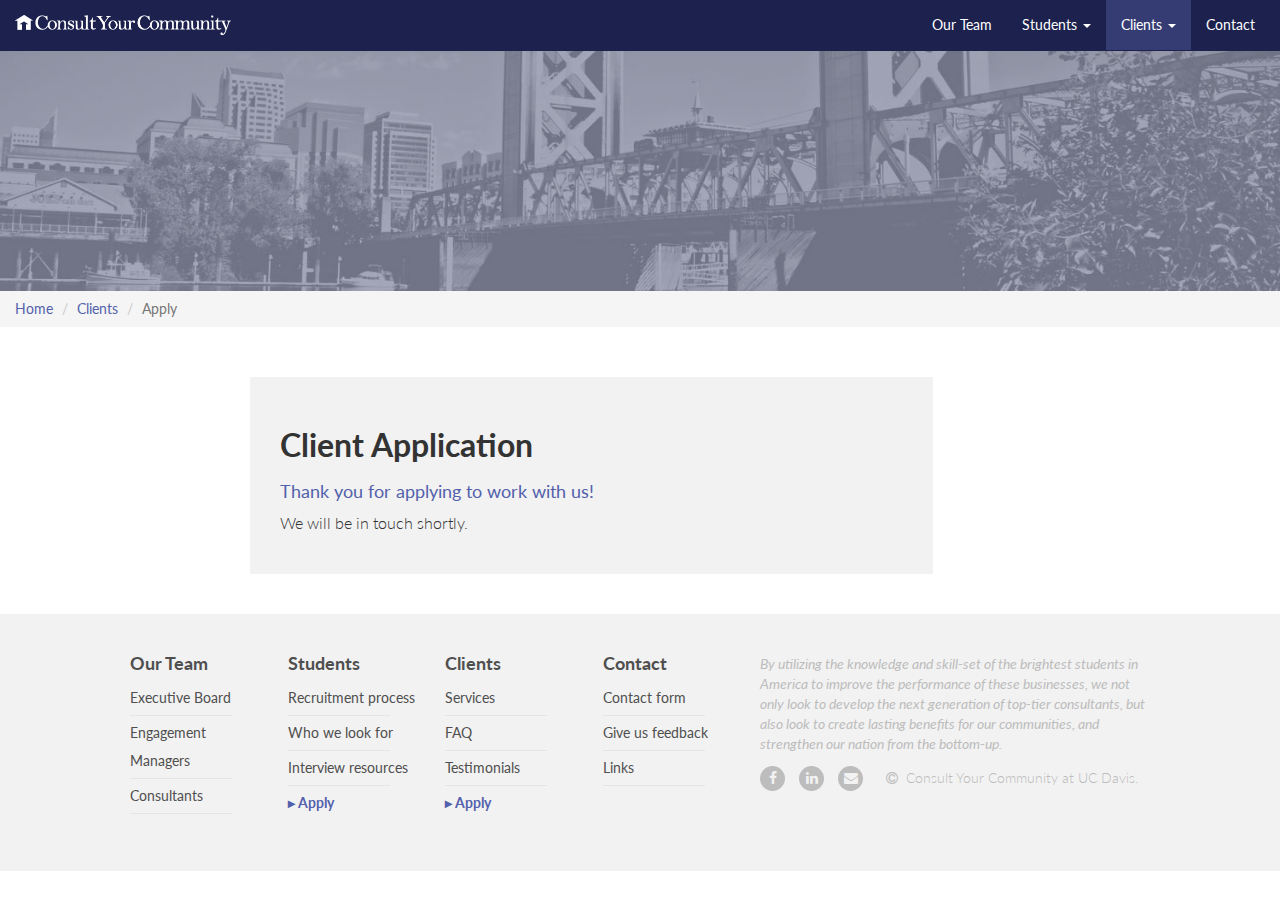
<file: clients/apply/clients-confirmation.html>
<!DOCTYPE html>
<html lang="en">

  <head>
    <meta charset="utf-8">
    <meta http-equiv="X-UA-Compatible" content="IE=edge">
    <meta name="viewport" content="width=device-width, initial-scale=1">
    <title>Consult Your Community - Davis</title>

    <!-- Bootstrap -->
    <link href="../../css/bootstrap.min.css" rel="stylesheet">
    <link href="https://fonts.googleapis.com/css?family=Lato:300,300i,400,400i,700,700i" rel="stylesheet">
    <link rel="stylesheet" href="https://cdnjs.cloudflare.com/ajax/libs/font-awesome/4.7.0/css/font-awesome.min.css">

    <!-- custom stylesheet -->
    <link href="../../css/style.css" rel="stylesheet">
  </head>

  <body>

    <!--
  -
  - Navigation Bar
  -
  -->
    <nav class="navbar navbar-default navbar-custom navbar-fixed-top">
      <div class="container-fluid">
        <div class="navbar-header">
          <button type="button" class="navbar-toggle collapsed" data-toggle="collapse" data-target="#bs-example-navbar-collapse-1" aria-expanded="false">
    <span class="sr-only">Toggle navigation</span>
    <span class="icon-bar"></span>
    <span class="icon-bar"></span>
    <span class="icon-bar"></span>
  </button>
          <a class="navbar-brand" href="../../index.html">
        <img src="../../assets/CYC_Logo.gif" alt="Consult Your Community logo" class="img-responsive">
      </a>
        </div>
        <div class="collapse navbar-collapse" id="bs-example-navbar-collapse-1">
          <ul class="nav navbar-nav navbar-right">
            <li class="navli-custom"><a href="../../team/team.html">Our Team</a></li>
            <!-- Students Dropdown -->
            <li class="dropdown navli-custom">
              <a href="../../students/students.html" class="dropdown-toggle" data-toggle="dropdown" role="button" aria-haspopup="true" aria-expanded="false">Students <span class="caret"></span></a>
              <ul class="dropdown-menu">
                <li><a href="../../students/students.html">About</a></li>
                <li><a href="../../students/apply/students-apply.html">Consultant Application</a></li>
              </ul>
            </li>
        <!-- END dropdown -->
        <!-- Clients Dropdown -->
        <li class="dropdown navli-custom active">
          <a href="#" class="dropdown-toggle" data-toggle="dropdown" role="button" aria-haspopup="true" aria-expanded="false">Clients <span class="caret"></span></a>
          <ul class="dropdown-menu">
            <li><a href="../clients.html">About</a></li>
            <li><a href="clients-apply.html">Client Application</a></li>
          </ul>
        </li>
    <!-- END dropdown -->
            <li class="navli-custom"><a href="../../contact/contact.html">Contact</a></li>
          </ul>
        </div>
      </div>
    </nav>
    <!-- END Navigation Bar -->
    <!--
  -
  -  Page Header
  -
  -->

    <div class="container-fluid">
      <div class="row">
        <header>
          <img class="hidden-xs" src="../../assets/headers/header_clients.jpg" alt="Tower Bridge in Sacramento" />
          <ol class="breadcrumb">
            <li><a href="../../index.html">Home</a></li>
            <li><a href="../clients.html">Clients</a></li>
            <li class="active">Apply</li>
          </ol>
        </header>
      </div>
    </div>
    <!-- END page header -->

    <main>
      <div class="container">
        <div class="row last-row">
          <div class="col-sm-7 col-sm-offset-2 app-confirmation">
            <h1>Client Application</h1>
            <h2>Thank you for applying to work with us!</h2>
            <p>
              We will be in touch shortly.
            </p>
          </div>
        </div>
      </div>

      <!--
      -
      -  Footer
      -
      -->

      <footer>
        <div class="container-fluid">
          <div class="row">
            <div class="col-xs-12 col-sm-10 col-sm-offset-1 col-md-6">

              <!-- Site map -->
              <div class="row site-map">
                <div class="col-xs-6 col-sm-3">
                  <h5>Our Team</h5>
                  <ul>
                    <li><a href="../../team/team.html#exec">Executive Board</a></li>
                      <li class="divider"></li>
                    <li><a href="#engagement">Engagement Managers</a></li>
                    <li class="divider"></li>
                    <li><a href="#consultants">Consultants</a></li>
                    <li class="divider"></li>
                  </ul>
                </div>
                <div class="col-xs-6 col-sm-3">
                  <h5>Students</h5>
                  <ul>
                    <li><a href="../../students/students.html#recruitment">Recruitment process</a></li>
                    <li class="divider"></li>
                    <li><a href="../../students/students.html#who">Who we look for</a></li>
                    <li class="divider"></li>
                    <li><a href="../../students/students.html#interview">Interview resources</a></li>
                    <li class="divider"></li>
                    <li><a href="../../students/apply/students-apply.html" class="cta-link">&#9656; Apply</a></li>
                  </ul>
                </div>
                <div class="whitespace visible-xs-block col-xs-12">
                </div>
                <div class="col-xs-6 col-sm-3">
                  <h5>Clients</h5>
                  <ul>
                    <li><a href="../clients.html#services">Services</a></li>
                    <li class="divider"></li>
                    <li><a href="../clients.html#faq">FAQ</a></li>
                    <li class="divider"></li>
                    <li><a href="../clients.html#testimonials">Testimonials</a></li>
                    <li class="divider"></li>
                    <li><a href="#" class="cta-link">&#9656; Apply</a></li>
                  </ul>
                </div>
                <div class="col-xs-6 col-sm-3">
                  <h5>Contact</h5>
                  <ul>
                    <li><a href="../../contact/contact.html#contact-form">Contact form</a></li>
                    <li class="divider"></li>
                    <li><a href="../../contact/contact.html#feedback">Give us feedback</a></li>
                    <li class="divider"></li>
                    <li><a href="../../contact/contact.html#links">Links</a></li>
                    <li class="divider"></li>
                  </ul>
                </div>
              </div>
              <!-- end nested row -->
            </div>
            <!-- col-sm-6 offset 1 -->

            <div class="col-xs-12 col-sm-10 col-sm-offset-1 col-md-offset-0 col-md-4">
              <div class="whitespace visible-xs-block col-xs-12"></div>
              <!-- Mission statement -->
              <br class="visible-xs visible-sm"/>
              <p>By utilizing the knowledge and skill-set of the brightest students in America to improve the performance of these businesses, we not only look to develop the next generation of top-tier consultants, but also look to create lasting benefits
                for our communities, and strengthen our nation from the bottom-up.
              </p>

              <!-- Social media links -->
              <div class="hidden-xs">
                <ul class="nav-stacked-custom">
                  <li><a href="https://www.facebook.com/cycucd/" class="fa fa-facebook"></a></li>
                  <li><a href="https://www.linkedin.com/company/28784634/" class="fa fa-linkedin"></a></li>
                  <li><a href="mailto:davis@consultyourcommunity.org" class="fa fa-envelope"></a></li>
                  <li class="footer-copyright"><i class="fa fa-copyright fa-copyright-custom"></i>Consult Your Community at UC Davis.</li>
                </ul>
              </div>
              <!-- hidden-xs -->
              <div class="whitespace"></div>
              <!-- Social media links - mobile -->
              <div class="visible-xs-block col-xs-6 col-xs-offset-3 centered-footer">
                <ul class="nav-stacked-custom">
                  <li><a href="https://www.facebook.com/cycucd/" class="fa fa-facebook"></a></li>
                  <li><a href="https://www.linkedin.com/company/28784634/" class="fa fa-linkedin"></a></li>
                  <li><a href="mailto:davis@consultyourcommunity.org" class="fa fa-envelope"></a></li>
                </ul>
              </div>
              <div class="whitespace"></div>
              <div class="whitespace"></div>
              <div class="visible-xs-block col-xs-10 col-xs-offset-1 centered-footer">
                <ul>
                  <li class="footer-copyright"><i class="fa fa-copyright fa-copyright-custom"></i>Consult Your Community at UC Davis.</li>
                </ul>
              </div>
              <!-- END center-block visible-xs-block -->
            </div>
            <!-- col-sm-4 -->
          </div>
          <!-- row -->
        </div>
        <!-- container-fluid -->
      </footer>
      <!-- END Footer -->

      <!-- jQuery (necessary for Bootstrap's JavaScript plugins) -->
      <script src="https://ajax.googleapis.com/ajax/libs/jquery/1.12.4/jquery.min.js"></script>
      <!-- Include all compiled plugins (below), or include individual files as needed -->
      <script src="../../js/bootstrap.min.js"></script>
  </body>

</html>
</file>
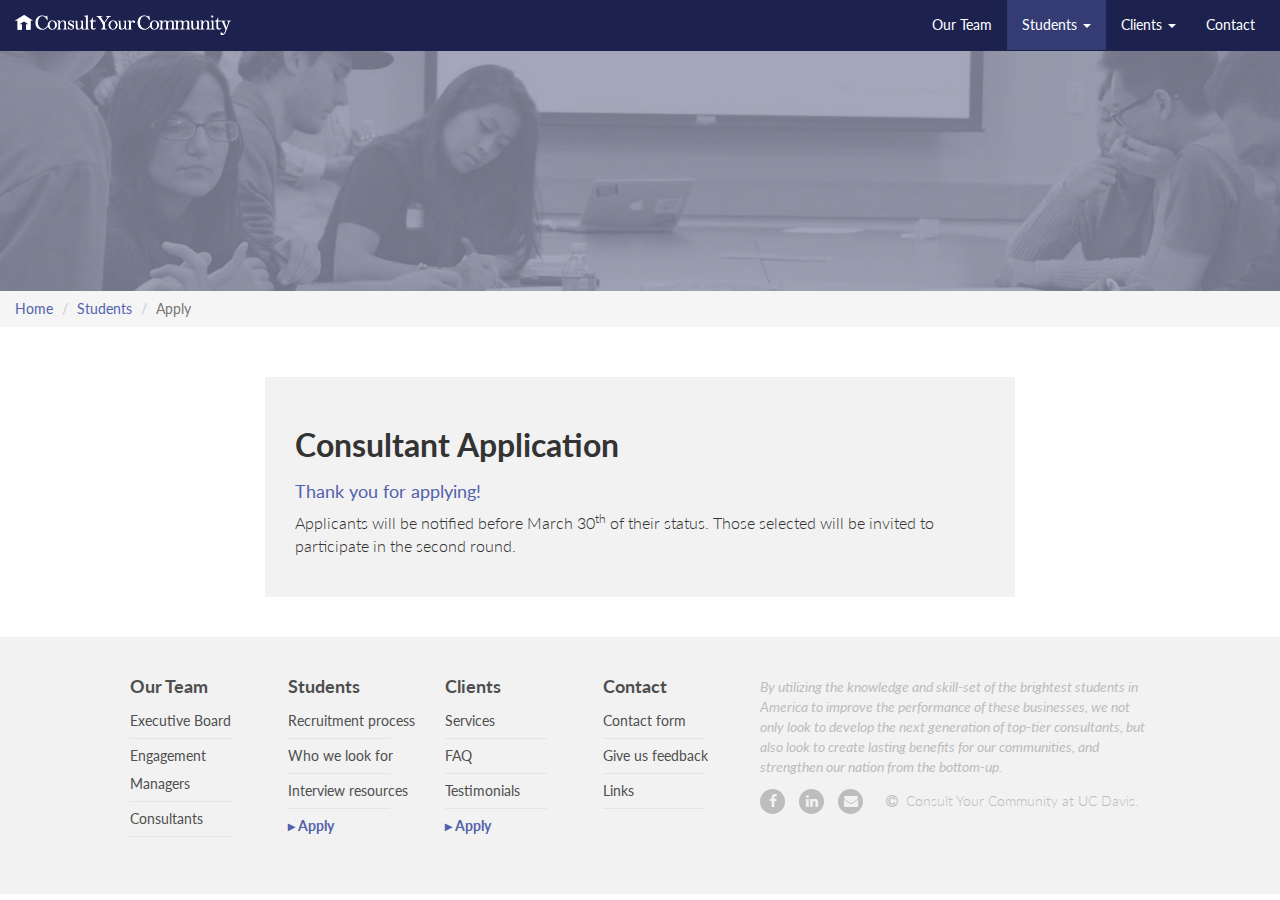
<file: students/apply/students-confirmation.html>
<!DOCTYPE html>
<html lang="en">

  <head>
    <meta charset="utf-8">
    <meta http-equiv="X-UA-Compatible" content="IE=edge">
    <meta name="viewport" content="width=device-width, initial-scale=1">
    <title>Consult Your Community - Davis</title>

    <!-- Bootstrap -->
    <link href="../../css/bootstrap.min.css" rel="stylesheet">
    <link href="https://fonts.googleapis.com/css?family=Lato:300,300i,400,400i,700,700i" rel="stylesheet">
    <link rel="stylesheet" href="https://cdnjs.cloudflare.com/ajax/libs/font-awesome/4.7.0/css/font-awesome.min.css">

    <!-- custom stylesheet -->
    <link href="../../css/style.css" rel="stylesheet">

  </head>

  <body>

    <!--
    -
    - Navigation Bar
    -
    -->
    <nav class="navbar navbar-default navbar-custom navbar-fixed-top">
      <div class="container-fluid">
        <div class="navbar-header">
          <button type="button" class="navbar-toggle collapsed" data-toggle="collapse" data-target="#bs-example-navbar-collapse-1" aria-expanded="false">
      <span class="sr-only">Toggle navigation</span>
      <span class="icon-bar"></span>
      <span class="icon-bar"></span>
      <span class="icon-bar"></span>
    </button>
          <a class="navbar-brand" href="../../index.html">
          <img src="../../assets/CYC_Logo.gif" alt="Consult Your Community logo" class="img-responsive">
        </a>
        </div>
        <div class="collapse navbar-collapse" id="bs-example-navbar-collapse-1">
          <ul class="nav navbar-nav navbar-right">
            <li class="navli-custom"><a href="../../team/team.html">Our Team</a></li>
            <!-- Students Dropdown -->
            <li class="dropdown navli-custom active">
              <a href="../students.html" class="dropdown-toggle" data-toggle="dropdown" role="button" aria-haspopup="true" aria-expanded="false">Students <span class="caret"></span></a>
              <ul class="dropdown-menu">
                <li><a href="../students.html">About</a></li>
                <li><a href="#">Consultant Application</a></li>
              </ul>
            </li>
        <!-- END dropdown -->
        <!-- Students Dropdown -->
        <li class="dropdown navli-custom">
          <a href="../../clients/clients.html" class="dropdown-toggle" data-toggle="dropdown" role="button" aria-haspopup="true" aria-expanded="false">Clients <span class="caret"></span></a>
          <ul class="dropdown-menu">
            <li><a href="../../clients/clients.html">About</a></li>
            <li><a href="../../clients/apply/clients-apply.html">Client Application</a></li>
          </ul>
        </li>
    <!-- END dropdown -->
            <li class="navli-custom"><a href="../../contact/contact.html">Contact</a></li>
          </ul>
        </div>
      </div>
    </nav>
    <!-- END Navigation Bar -->

    <!--
  -
  -  Page Header
  -
  -->

    <div class="container-fluid">
      <div class="row">
        <header>
          <img class="hidden-xs" src="../../assets/headers/header_students.jpg" alt="Students gathered around a table talking, female student is writing on a piece of paper." />
          <ol class="breadcrumb">
            <li>
              <a href="../../index.html">Home</a>
            </li>
            <li><a href="../students.html">Students</a></li>
            <li class="active">Apply</li>
          </ol>
        </header>
      </div>
    </div>
    <!-- END page header -->

    <main>
      <div class="container">
        <div class="row last-row">
          <div class="col-md-8 col-md-offset-2">
            <form class="application" method="POST" action="http://formspree.io/sophiemaquiling@gmail.com">
              <h1>Consultant Application</h1>
              <h2>Thank you for applying!</h2>
                <!-- UPDATE FORM DATE HERE -->
              <p>
                Applicants will be notified before March 30<sup>th</sup> of their status.
                Those selected will be invited to participate in the second round.
              </p>
          </div>
        </div>
      </div>
    </main>

    <!--
    -
    -  Footer
    -
    -->

    <footer>
      <div class="container-fluid">
        <div class="row">
          <div class="col-xs-12 col-sm-10 col-sm-offset-1 col-md-6">

            <!-- Site map -->
            <div class="row site-map">
              <div class="col-xs-6 col-sm-3">
                <h5>Our Team</h5>
                <ul>
                  <li><a href="../../team/team.html#exec">Executive Board</a></li>
                    <li class="divider"></li>
                  <li><a href="#engagement">Engagement Managers</a></li>
                  <li class="divider"></li>
                  <li><a href="#consultants">Consultants</a></li>
                  <li class="divider"></li>
                </ul>
              </div>
              <div class="col-xs-6 col-sm-3">
                <h5>Students</h5>
                <ul>
                  <li><a href="../students.html#recruitment">Recruitment process</a></li>
                  <li class="divider"></li>
                  <li><a href="../students.html#who">Who we look for</a></li>
                  <li class="divider"></li>
                  <li><a href="../students.html#interview">Interview resources</a></li>
                  <li class="divider"></li>
                  <li><a href="#" class="cta-link">&#9656; Apply</a></li>
                </ul>
              </div>
              <div class="whitespace visible-xs-block col-xs-12">
              </div>
              <div class="col-xs-6 col-sm-3">
                <h5>Clients</h5>
                <ul>
                  <li><a href="../../clients/clients.html#services">Services</a></li>
                  <li class="divider"></li>
                  <li><a href="../../clients/clients.html#faq">FAQ</a></li>
                  <li class="divider"></li>
                  <li><a href="../../clients/clients.html#testimonials">Testimonials</a></li>
                  <li class="divider"></li>
                  <li><a href="../../clients/apply/clients-apply.html" class="cta-link">&#9656; Apply</a></li>
                </ul>
              </div>
              <div class="col-xs-6 col-sm-3">
                <h5>Contact</h5>
                <ul>
                  <li><a href="../../contact/contact.html#contact-form">Contact form</a></li>
                  <li class="divider"></li>
                  <li><a href="../../contact/contact.html#feedback">Give us feedback</a></li>
                  <li class="divider"></li>
                  <li><a href="../../contact/contact.html#links">Links</a></li>
                  <li class="divider"></li>
                </ul>
              </div>
            </div>
            <!-- end nested row -->
          </div>
          <!-- col-sm-6 offset 1 -->

          <div class="col-xs-12 col-sm-10 col-sm-offset-1 col-md-offset-0 col-md-4">
            <div class="whitespace visible-xs-block col-xs-12"></div>
            <!-- Mission statement -->
            <br class="visible-xs visible-sm"/>
            <p>By utilizing the knowledge and skill-set of the brightest students in America to improve the performance of these businesses, we not only look to develop the next generation of top-tier consultants, but also look to create lasting benefits
              for our communities, and strengthen our nation from the bottom-up.
            </p>

            <!-- Social media links -->
            <div class="hidden-xs">
              <ul class="nav-stacked-custom">
                <li><a href="https://www.facebook.com/cycucd/" class="fa fa-facebook"></a></li>
                <li><a href="https://www.linkedin.com/company/28784634/" class="fa fa-linkedin"></a></li>
                <li><a href="mailto:ucdavis@consultyourcommunity.org" class="fa fa-envelope"></a></li>
                <li class="footer-copyright"><i class="fa fa-copyright fa-copyright-custom"></i>Consult Your Community at UC Davis.</li>
              </ul>
            </div>
            <!-- hidden-xs -->
            <div class="whitespace"></div>
            <!-- Social media links - mobile -->
            <div class="visible-xs-block col-xs-6 col-xs-offset-3 centered-footer">
              <ul class="nav-stacked-custom">
                <li><a href="https://www.facebook.com/cycucd/" class="fa fa-facebook"></a></li>
                <li><a href="https://www.linkedin.com/company/28784634/" class="fa fa-linkedin"></a></li>
                <li><a href="mailto:ucdavis@consultyourcommunity.org" class="fa fa-envelope"></a></li>
              </ul>
            </div>
            <div class="whitespace"></div>
            <div class="whitespace"></div>
            <div class="visible-xs-block col-xs-10 col-xs-offset-1 centered-footer">
              <ul>
                <li class="footer-copyright"><i class="fa fa-copyright fa-copyright-custom"></i>Consult Your Community at UC Davis.</li>
              </ul>
            </div>
            <!-- END center-block visible-xs-block -->
          </div>
          <!-- col-sm-4 -->
        </div>
        <!-- row -->
      </div>
      <!-- container-fluid -->
    </footer>
    <!-- END Footer -->

    <!-- jQuery (necessary for Bootstrap's JavaScript plugins) -->
    <script src="https://ajax.googleapis.com/ajax/libs/jquery/1.12.4/jquery.min.js"></script>
    <!-- Include all compiled plugins (below), or include individual files as needed -->
    <script src="../../js/bootstrap.min.js"></script>
  </body>

</html>
</file>
<file: css/style.css>
/* Body */

body {
  font-family: 'Lato', sans-serif;
  padding-top: 50px;
  background-color: white;
}

/*
 *
 * Fonts
 *
 */

h1 {
  font-size: 32px;
  font-weight: 700;
}

h2 {
  font-size: 18px;
  font-weight: 400;
  color: #5361AC;
}

p {
  font-weight: 300;
  font-size: 16px;

}

.italics {
  font-style: italic;
}

.cta-link:link {
  color: #5361AC;
  font-weight: 700;
}

.cta-link:visited {
  color: #5361AC;
  font-weight: 700;
}

.cta-link:hover, .cta-body:hover {
  color: #5361AC !important;
  font-weight: 700;
  padding-left: 8px;
  -webkit-transition: padding-left 0.5s;
  -moz-transition: padding-left 0.5s;
  -o-transition: padding-left 0.5s;
  transition: padding-left 0.5s;
}

.cta-link:active {
  color: #5361AC;
  font-weight: 700;
}

/* Useful page things */

.whitespace {
  height: 16px;
}

/* Body links
 * (big standout links)
 */


.bodylink:link, .bodylink:visited {
  color: #5361AC;
  font-weight: 500;
  border-bottom: 1px dashed #5361AC;
}

.bodylink:hover, .bodylink:active {
  text-decoration: none;
  border-bottom-color: white;
  -webkit-transition: border-bottom 0.3s;
  /* Safari */
  transition: border-bottom 0.3s;
}


/* Links within p and forms */

p a:link, p a:visited, label a:link, label a:visited {
  color: #5361AC;
  font-weight: 500;
}

p a:hover, p a:active, label a:hover, label a:active {
  color: #5361AC;
  font-weight: 500;
  text-decoration: none;
}

/*
 * Navigation Bar
 *
 * navbar button is missing from this
 *
 */

.navbar-default {
  background-color: #1c214e;
  border-color: #1c214e;
}

.navbar-default .navbar-brand {
  color: white;
}

.navbar-default .navbar-brand:hover, .navbar-default .navbar-brand:focus {
  /*color: #7378a8;*/
  color: #DFDFFF;
}

.navbar-default .navbar-text {
  color: white;
}

.navbar-default .navbar-nav>li>a {
  color: white;
}

.navbar-default .navbar-nav>li>a:hover, .navbar-default .navbar-nav>li>a:focus {
  /*color: #7378a8;*/
  color: #DFDFFF;
text-decoration-color: #353c74;
}

.navbar-default .navbar-nav>.active>a, .navbar-default .navbar-nav>.active>a:hover, .navbar-default .navbar-nav>.active>a:focus {
  color: white;
  background-color: #353c74;
}

.navbar-default .navbar-nav>.open>a, .navbar-default .navbar-nav>.open>a:hover, .navbar-default .navbar-nav>.open>a:focus {
  color: white;
  padding: 15px;
}

.navbar-default .navbar-toggle {
  border-color: #1c214e;
}

.navbar-default .navbar-toggle:hover, .navbar-default .navbar-toggle:focus {
  background-color: #353c74;
}

.navbar-default .navbar-toggle .icon-bar {
  background-color: white;
}

.navbar-default .navbar-collapse, .navbar-default .navbar-form {
  border-color: white;
}

.navbar-default .navbar-link {
  color: white;
}

.navbar-default .navbar-link:hover {
  color: #DFDFFF;
  padding: 15px;
}

.navbar-custom {
  /*border-bottom-color: #f2f2f2;*/
  border-top: none;
  border-left: none;
  border-right: none;
  border-radius: 0;
  padding-right: 10px;
}

.navbar-brand>img {
  max-height: 100%;
  height: 100%;
  width: auto;
  margin: 0 auto;
}

.navbar-default {
  margin-bottom: 0;
  padding-bottom: 0;
}

/* dropdown navbar */
.navbar-default .navbar-nav > li > .dropdown-menu {
  background-color: #1c214e;
}
.navbar-default .navbar-nav > li > .dropdown-menu > li > a {
  color: #ffffff;
}
.navbar-default .navbar-nav > li > .dropdown-menu > li > a:hover,
.navbar-default .navbar-nav > li > .dropdown-menu > li > a:focus {
  color: #ffffff;
  background-color: #353c74;
}
.navbar-default .navbar-nav > li > .dropdown-menu > li.divider {
  background-color: #353c74;
}
.navbar-default .navbar-nav .open .dropdown-menu > .active > a,
.navbar-default .navbar-nav .open .dropdown-menu > .active > a:hover,
.navbar-default .navbar-nav .open .dropdown-menu > .active > a:focus {
  color: #ffffff;
  background-color: #353c74;
}
.navbar-default .navbar-nav > .active > a,
.navbar-default .navbar-nav > .active > a:hover,
.navbar-default .navbar-nav > .active > a:focus {
  color: #ffffff;
  background-color: #353c74;
}
.navbar-default .navbar-nav > .open > a,
.navbar-default .navbar-nav > .open > a:hover,
.navbar-default .navbar-nav > .open > a:focus {
  color: #ffffff;
  background-color: #353c74;
}
.navbar-default .navbar-toggle {
  border-color: #353c74;
}
.navbar-default .navbar-toggle:hover,
.navbar-default .navbar-toggle:focus {
  background-color: #353c74;
}
.navbar-default .navbar-toggle .icon-bar {
  background-color: #ffffff;
}
.navbar-default .navbar-collapse,
.navbar-default .navbar-form {
  border-color: #ffffff;
}
.navbar-default .navbar-link {
  color: #ffffff;
}
.navbar-default .navbar-link:hover {
  color: #ffffff;
}

/* Footer */

.last-row {
  padding-bottom: 40px;
}

footer {
  background-color: #F2F2F2;
  color: #4F4F4F;
  padding: 30px 10px 30px 10px;
}

footer h5 {
  font-weight: 700;
  font-size: 18px;
}

footer p {
  font-style: italic;
  font-size: 1em;
  font-weight: 400;
  color: #BDBDBD;
  /*line-height: 1.8;*/
  padding-top: 10px;
}

footer ul {
  list-style: none;
  margin: 0;
  padding: 0;
  line-height: 2;
}

footer ul li a:link {
  color: #4F4F4F;
  text-decoration: none;
}

footer ul li a:visited {
  color: #4F4F4F;
  text-decoration: none;
}

footer .site-map ul li a:hover {
  text-decoration: none;
  color: #828282;
}

footer ul li a:active {
  text-decoration: none;
}

.centered-footer {
  text-align: center;
}

.nav-stacked-custom li {
  display: inline-block;
}

footer .fa {
  width: 25px;
  height: 25px;
  padding: 5px;
  margin-right: 10px;
  text-align: center;
  background-color: #BDBDBD;
  text-decoration: none;
  border-radius: 50%;
}

footer .fa-copyright-custom {
  background-color: transparent;
  color: #BDBDBD;
  margin: 2px;
}

.footer-copyright {
  color: #BDBDBD;
  font-weight: 300;
}

footer .fa:hover {
  opacity: 0.7;
}

footer .fa-facebook {
  color: #F2F2F2 !important;
}

footer .fa-linkedin {
  color: #F2F2F2 !important;
}

footer .fa-envelope {
  color: #F2F2F2 !important;
}

footer hr {
  padding: 0;
  margin: 0;
  border-color: #E0E0E0;
}

/* Page Headers */

header {
  margin-bottom: 0px;
}

header img {
  width: 100%;
  margin-bottom: 0;
  padding-bottom: 0;
}

/* Breadcrumbs */

.breadcrumb {
  border-radius: 0;
}

header ol li a:link, header ol li a:visited {
  color: #5361AC;
  text-decoration: none;
}

header ol li a:hover, header ol li a:active {
  text-decoration: none;
  color: #828282;
}

/*
 *
 * Sticky sidebar
 *
 */

main {
  position: relative;
}

#sidebar {
  margin-top: 24px;
  margin-right: 24px;
}

.affix {
  top: 120px;
}

.affix-bottom {
  position: absolute;
}


.sidebar-title {
  padding-left: 14px;
  font-size: 24px;
  font-weight: 700;
}

/* Sidebar active */

.nav-pills>li.active>a {
  background-color: transparent;
  color: #5361AC;
  font-weight: 700;
}

.nav-pills>li.active>a:hover {
  background-color: transparent;
  color: #5361AC;
}

/* Sidebar NONactive */

.nav-pills>li>a {
  color: #4F4F4F;
}

.nav-pills>li>a:hover {
  background-color: transparent;
  color: #828282;
}

/* Sidebar CTA styling */

.nav-pills>.sidebar-cta>a:link,
.nav-pills>.sidebar-cta>a:visited,
.nav-pills>.sidebar-cta>a:hover,
.nav-pills>.sidebar-cta>a:active {
  color: #5361AC;
}

.sidebar-cta {
  position: relative;
  padding-top: 10px;
  font-weight: 700;
  color: #5361AC;
}

.sidebar-cta > a:hover, .sidebar-cta > a:active {
  padding-left: 30px;
  -webkit-transition: padding-left 1s;
  -moz-transition: padding-left 1s;
  -o-transition: padding-left 1s;
  transition: padding-left 1s;
}



/* Buttons */

.btn-lg {
  background-color: #5361AC;
  border: none;
  width: 140px;
  color: white;
}

form button {
  background-color: #5361AC;
  border: none;
  color: white;
  font-size: 18px;
  border-radius: 3px;
  width: 105px;
  height: 40px;
}

form button:hover,
a[role=button]:hover {
    color: white;
    background-color: #858DC6;
    -webkit-transition: background-color 0.3s;
    -moz-transition: background-color 0.3s;
    -o-transition: background-color 0.3s;
    transition: background-color 0.3s;
}

/*
 *
 * Page specific styling
 *
 *
 */

/* Home Page - Jumbotron */

.jumbotron a:link, .jumbotron a:visited {
  color: white;
  margin: 0 auto;
}

.jumbotron h1 {
  font-family: 'Playfair Display', serif;
  font-weight: 700;
  color: white;
  font-size: 6em;
  max-width: 600px;
}

.jumbotron p {
  font-size: 1em;
  font-weight: 300;
  color: #F2F2F2;
  max-width: 300px;
}

.jumbotron {
  background-color: gray;
  border-radius: 0px;
}

/* Home Page - Sponsors */

#sponsors {
  background-color: #E0E0E0;
  padding: 50px 0px 50px 0px;
}

/* Clients and Students - Panels */

/* Schedule */

.panel-default {
  border-radius: 0px;
}

.panel>.panel-heading {
  background-color: transparent;
  font-weight: 700;
  font-size: 18px;
}

.panel-client .panel-heading {
  font-size: 16px;
}

.panel>.panel-body {
  font-size: 16px;
  font-weight: 300;
}

.panel>div span {
  font-size: 30px;
  font-weight: 400;
  color: #E0E0E0;
  padding-right: 10px;
}

#schedule {
  padding-top: 20px;
}

.panel-schedule>.panel-body {
  background-color: #E0E0E0;
  border: none;
  font-size: 16px;
}

.panel-schedule>.panel-body>ul {
  list-style: none;
  padding-left: 0;
  padding-top: 10px;
  font-weight: 300;
}

/* Old temp link styling */

.panel-schedule>.panel-body>p {
  font-weight: 700;
  color: #5361AC;
  font-size: 14px;
}

.panel-body strong {
  font-size: 14px;
}

/* Style Panel CTAs */

.cta-body:link, .cta-body:visited {
  color: #5361AC;
  font-weight: 700;
  font-size: 14px;
}

.cta-body:hover, .cta-body:active {
  color: #5361AC;
  font-weight: 700;
  font-size: 14px;
  text-decoration: none;
}

/* Clients Page - Panels */

.panel-client>.panel-body>ul {
  padding-left: 15px;
  list-style-type: none;
  list-style-image: url(../assets/bullets/dashes.png);
}

.img-testimonial {
  margin: 0 auto;
}

/* Students App - Link */
form a:link, form a:visited {
  color: #5361AC;
}

form a:hover, form a:active {
  color: #828282;
}
/* Clients App - List */

.client-app-list {
  list-style: none;
  padding-left: 0;
}

.client-app-list li {
  padding: 10px 0px 10px 0px;
}

.form-group label {
  /*color: #5361AC;*/
  color: #4F4F4F;
  font-weight: 500;
}

.form-section {
  color: #5361AC;
  font-size: 18px;
  padding: 5px 0px 5px 0px;
}

fieldset {
  margin-top: 20px;
}

.checkbox {
  margin-bottom: 20px;
}

.application, .app-confirmation {
  background-color: #F2F2F2;
  padding: 30px;
  margin-top: 30px;
}

/* Our Team - captions */
h4 {
  font-weight: 700;
  font-size: 18px;
  margin-bottom: 5px;
}

#exec .row {
  padding-right: 50px;
}
/* List divider */
.divider {
  height: 1px;
  width:80%;
  display:block; /* for use on default inline elements like span */
  margin: 3px 0;
  overflow: hidden;
  background-color: #e5e5e5;
  max-width:150px;
}

/* Home page */
#values > .col-sm-3 > h4 {
  color: #5361AC;
}

#about {
  padding: 20px 0px 20px 0px;
}
#values .img-responsive {
  margin: 0 auto;
}
#values {
  padding: 30px 0px 30px 0px;
  text-align: center;
}

.jumbotron {
  background: url('../assets/headers/header-home.png') no-repeat center center fixed;
     -webkit-background-size: cover;
     -moz-background-size: cover;
     -o-background-size: cover;
     background-size: cover;
   }
</file>
